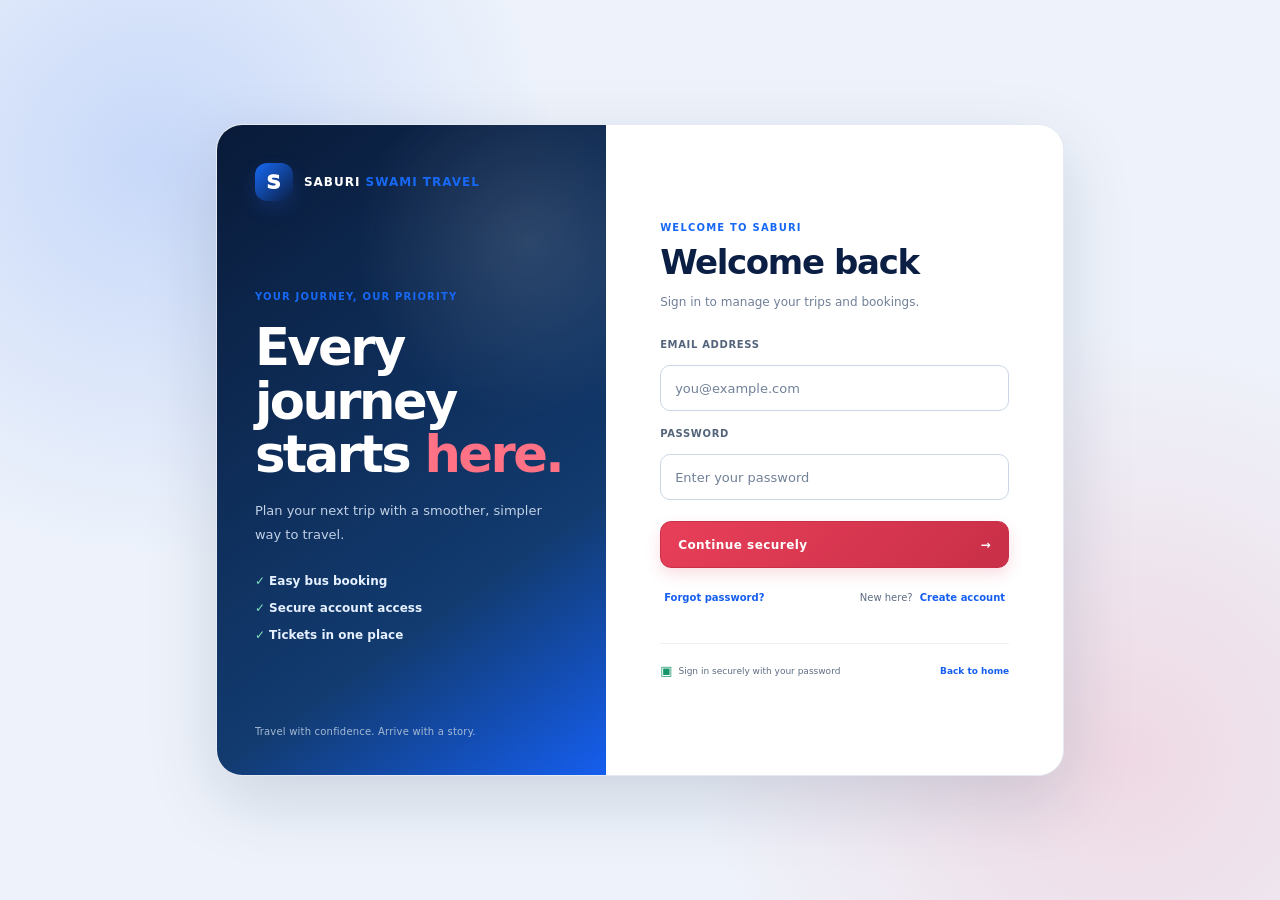
<file: backend/src/main/resources/static/admin.html>
<!DOCTYPE html>
<html lang="en">
<head>
  <meta charset="UTF-8">
  <meta name="viewport" content="width=device-width, initial-scale=1.0">
  <meta name="theme-color" content="#153E75">
  <title>Saburi Swami Travel | Admin</title>
  <link rel="stylesheet" href="style.css">
  <link rel="stylesheet" href="brand-theme.css">
  <link rel="stylesheet" href="final-polish.css">
  <link rel="stylesheet" href="quality-pass.css">
</head>
<body class="admin-body">
  <aside class="admin-sidebar">
    <div class="admin-brand"><span>SABURI SWAMI TRAVEL</span></div>
    <nav id="adminNav">
      <button data-admin-page="dashboard" class="active">Dashboard</button>
      <button data-admin-page="buses">Bus management</button>
      <button data-admin-page="routes">Route management</button><button data-admin-page="stops">Stop management</button>
      <button data-admin-page="schedules">Schedule management</button>
      <button data-admin-page="bookings">Booking management</button>
      <button data-admin-page="users">User management</button>
      <button data-admin-page="payments">Payments & revenue</button>
      <button data-admin-page="reports">Reports & settings</button>
    </nav>
    <a class="back-site" href="index.html">← Customer site</a>
  <a href="javascript:logout()" style="display:block;margin-top:20px;color:#03557b;text-decoration:none;font-size:10px;font-weight:800;">Logout</a>
</aside>

  <main class="admin-main">
    <header class="admin-top"><div><span class="eyebrow">ADMIN PORTAL</span><h1 id="adminPageTitle">Dashboard</h1></div><div class="admin-user"><span>Admin</span><b>A</b></div></header>

    <section data-admin-view="dashboard" class="admin-view">
      <div class="metric-grid"><div class="metric"><span>Today's bookings</span><b>0</b><em>+12.8%</em></div><div class="metric"><span>Today's revenue</span><b>₹0</b><em>+9.4%</em></div><div class="metric"><span>Active buses</span><b>0</b><em>4 maintenance</em></div><div class="metric"><span>Occupancy</span><b>0%</b><em>+3.2%</em></div></div>
      <div class="admin-two-col"><div class="panel chart-panel"><h2>Booking trend</h2><div class="bar-chart" id="bookingChart"></div></div><div class="panel quick-panel"><h2>Quick actions</h2><button class="primary" data-open-modal="bus">+ Add bus</button><button class="secondary" data-open-modal="route">+ Create route</button><button class="secondary" data-open-modal="schedule">+ New schedule</button><button class="secondary" id="exportBookings">Export bookings</button></div></div>
    </section>

    <section data-admin-view="buses" class="admin-view hidden"><div class="toolbar"><div></div><button class="primary" data-open-modal="bus">+ ADD BUS</button></div><div class="panel table-wrap"><table><thead><tr><th>Bus</th><th>Operator</th><th>Type</th><th>Route</th><th>Status</th><th>Total seats</th><th>Registration</th><th>Action</th></tr></thead><tbody id="busTable"></tbody></table></div></section>

    <section data-admin-view="routes" class="admin-view hidden"><div class="toolbar"><div></div><button class="primary" data-open-modal="route">+ ADD ROUTE</button></div><div class="panel table-wrap"><table><thead><tr><th>ID</th><th>Origin</th><th>Destination</th><th>Distance</th><th>Stops</th><th>Status</th><th>Duration</th><th>Action</th></tr></thead><tbody id="routeTable"></tbody></table></div></section>

    <section data-admin-view="stops" class="admin-view hidden">
      <div class="toolbar stop-page-heading">
        <div><span class="eyebrow">ROUTES & PRICING</span><h2 style="margin:6px 0 0">Route Stop & Fare Management</h2><p style="margin:5px 0 0;color:#64748b;font-size:12px">Manage the route stops and configure every boarding-to-destination fare independently. No fares are calculated automatically.</p></div>
      </div>
      <div class="panel stop-route-context">
        <label for="stopRouteSelect">Selected route<select id="stopRouteSelect"><option value="">Loading routes…</option></select></label>
        <div class="stop-context-actions"><button class="secondary" id="addStopBtn" type="button">＋ Add Stop</button><button class="primary" id="addFareBtn" type="button">＋ Add Fare</button></div>
      </div>
      <div class="stop-management-grid">
        <section class="panel stop-section"><div class="stop-section-head"><div><h3>Route stops</h3><p>Add, edit, remove, or reorder the stops on this route.</p></div><span class="stop-count" id="stopCountBadge">0 stops</span></div><div id="routeStopsList" class="route-stops-list"><div class="stop-empty">Select a route to manage its stops.</div></div></section>
        <section class="panel stop-section"><div class="stop-section-head"><div><h3>Configured fares</h3><p>Each fare is independent. Edit or delete one without changing any other fare.</p></div><span class="stop-count" id="fareCountBadge">0 fares</span></div><div id="routeFaresList" class="route-fares-list"><div class="stop-empty">Select a route to manage its fares.</div></div><div class="stop-section-footer"><span>Missing fares cannot be booked until an admin configures them.</span><button class="primary" id="addFareFooterBtn" type="button">＋ Add Fare</button></div></section>
      </div>
    </section>

<section data-admin-view="schedules" class="admin-view hidden"><div class="toolbar"><div></div><button class="primary" data-open-modal="schedule">+ NEW SCHEDULE</button></div><div class="panel table-wrap"><table><thead><tr><th>Bus</th><th>Route</th><th>Depart</th><th>Arrive</th><th>Route fare (from Stop Management)</th><th>Seats</th><th>Status</th><th>Action</th></tr></thead><tbody id="scheduleTable"></tbody></table></div></section>
<section data-admin-view="bookings" class="admin-view hidden"><div class="toolbar"><div class="admin-filters"><button class="chip active" data-booking-filter="all">ALL</button><button class="chip" data-booking-filter="Pending">PENDING PAYMENT</button><button class="chip" data-booking-filter="Confirmed">CONFIRMED</button><button class="chip" data-booking-filter="Cancelled">CANCELLED</button></div></div><div class="panel table-wrap"><table><thead><tr><th>Booking</th><th>Customer</th><th>Route</th><th>Seats</th><th>Amount</th><th>Status</th><th>Action</th></tr></thead><tbody id="adminBookingTable"></tbody></table></div></section>

    <section data-admin-view="users" class="admin-view hidden"><div class="toolbar"></div><div class="panel table-wrap"><table><thead><tr><th>Customer</th><th>Email</th><th>Mobile</th><th>Bookings</th><th>Joined</th><th>Status</th></tr></thead><tbody id="userTable"></tbody></table></div></section>

    <section data-admin-view="payments" class="admin-view hidden"><div class="metric-grid"><div class="metric"><span>Today</span><b>₹0</b><em>+11.6%</em></div><div class="metric"><span>This week</span><b>₹0</b><em>+8.9%</em></div><div class="metric"><span>Refunds</span><b>₹0</b><em>-4.2%</em></div><div class="metric"><span>Success rate</span><b>0%</b><em>+0.7%</em></div></div><div class="admin-two-col"><div class="panel chart-panel"><h2>Daily revenue</h2><div class="bar-chart revenue-chart" id="revenueChart"></div></div><div class="panel"><h2>Recent transactions</h2><div id="transactions" class="transaction-list"></div></div></div></section>

    <section data-admin-view="reports" class="admin-view hidden"><div class="admin-two-col"><div class="panel"><h2>Report center</h2><div class="report-list"><button>Booking report <span>EXPORT</span></button><button>Revenue report <span>EXPORT</span></button><button>Occupancy report <span>EXPORT</span></button><button>Cancellation report <span>EXPORT</span></button></div></div><div class="panel"><h2>Platform settings</h2><label class="toggle-row">SMS notifications <input type="checkbox" checked></label><label class="toggle-row">Email confirmations <input type="checkbox" checked></label><label class="toggle-row">Auto-cancel unpaid holds <input type="checkbox" checked></label><label class="toggle-row">Maintenance mode <input type="checkbox"></label><button class="primary">SAVE CHANGES</button></div></div></section>
  </main>

  <div id="modalBackdrop" class="modal-backdrop hidden"><div class="modal"><div class="modal-head"><h2 id="modalTitle">Add</h2><button id="closeModal">×</button></div><form id="adminForm"></form></div></div>
  <div id="toast" class="toast"></div>
  <script src="auth.js"></script>
<script src="backend-sync.js"></script>
<script src="admin.js"></script>

<script>
document.addEventListener("DOMContentLoaded", function(){
    if(typeof protectPage === "function"){
        protectPage("admin");
    }
});
</script>

</body>
</html>
</file>
<file: backend/src/main/resources/static/style.css>
:root{--navy:#07152b;--navy2:#0d2345;--blue:#1677ff;--cyan:#26c6da;--ink:#172033;--muted:#718096;--line:#e7edf5;--card:#fff;--bg:#f4f7fb;--green:#16a36a;--red:#e94b63;--shadow:0 18px 55px rgba(20,45,85,.10);--radius:20px}
*{box-sizing:border-box}html{scroll-behavior:smooth}body{margin:0;font-family:Inter,ui-sans-serif,system-ui,-apple-system,BlinkMacSystemFont,"Segoe UI",sans-serif;background:var(--bg);color:var(--ink)}button,input,select{font:inherit}button{cursor:pointer}.hidden{display:none!important}a{color:inherit}
.topbar{height:76px;background:rgba(255,255,255,.94);backdrop-filter:blur(18px);border-bottom:1px solid rgba(220,228,240,.8);display:flex;align-items:center;padding:0 5%;gap:30px;position:sticky;top:0;z-index:50}.brand{display:flex;align-items:center;text-decoration:none}.brand span,.admin-brand span{font-size:21px;font-weight:900;letter-spacing:-.6px;color:var(--navy)}.brand span:before,.admin-brand span:before{content:"S";display:inline-grid;place-items:center;width:34px;height:34px;margin-right:9px;border-radius:11px;color:#fff;background:linear-gradient(135deg,var(--blue),var(--cyan));box-shadow:0 7px 18px rgba(22,119,255,.28)}.topbar nav{margin-left:auto;display:flex;align-items:center;gap:25px}.topbar nav a{color:#536174;text-decoration:none;font-size:13px;font-weight:750}.topbar nav a:hover{color:var(--blue)}.login-link{color:#fff!important;background:var(--navy);padding:10px 16px;border-radius:11px;box-shadow:0 7px 20px rgba(7,21,43,.16)}.avatar,.admin-user b{border:0;background:linear-gradient(135deg,var(--blue),#624cff);color:#fff;width:42px;height:42px;border-radius:14px;font-weight:900;box-shadow:0 7px 18px rgba(22,119,255,.22)}
.page{min-height:calc(100vh - 76px)}.hero-band{background:radial-gradient(circle at 82% 12%,rgba(38,198,218,.35),transparent 27%),radial-gradient(circle at 15% 20%,rgba(22,119,255,.35),transparent 32%),linear-gradient(135deg,#061329 0%,#0a1e3e 52%,#10325c 100%);padding:72px 5% 110px;position:relative;overflow:hidden}.hero-band:after{content:"";position:absolute;width:480px;height:480px;border:1px solid rgba(255,255,255,.08);border-radius:50%;right:-180px;bottom:-270px}.hero-copy{color:#fff;max-width:760px;margin:0 auto 30px;text-align:center;position:relative;z-index:1}.eyebrow{font-size:10px;letter-spacing:2px;font-weight:900;color:#7f9abb}.hero-copy .eyebrow{color:#7fe7f4}.hero-copy h1{font-size:clamp(38px,5vw,66px);line-height:.98;letter-spacing:-2.8px;margin:13px 0 18px}.hero-copy p{font-size:16px;line-height:1.7;color:#c7d5e8;max-width:650px;margin:auto}.search-card{background:rgba(255,255,255,.98);border:1px solid rgba(255,255,255,.7);border-radius:24px;padding:20px;box-shadow:0 30px 80px rgba(0,0,0,.25);max-width:1180px;margin:auto;position:relative;z-index:2}.search-grid{display:grid;grid-template-columns:1fr 48px 1fr 1fr 190px;gap:10px;align-items:end}label{font-size:9px;letter-spacing:.8px;font-weight:900;color:#68758a}input,select{width:100%;margin-top:7px;border:1px solid #dfe6ef;background:#fff;border-radius:12px;height:46px;padding:0 13px;color:var(--ink);outline:none;transition:.2s}input:focus,select:focus{border-color:var(--blue);box-shadow:0 0 0 4px rgba(22,119,255,.09)}.swap-btn{height:46px;border:1px solid #dfe6ef;background:#f7faff;border-radius:12px;color:var(--blue);font-size:20px;font-weight:900}.chips{display:flex;gap:8px;margin-top:13px;flex-wrap:wrap}.chip{border-radius:999px;border:1px solid #dfe6ef;background:#fff;color:#66748a;padding:8px 13px;font-weight:800;font-size:10px}.chip.active,.chip:hover{background:#eaf3ff;color:var(--blue);border-color:#b9d5ff}.primary,.secondary{border-radius:12px;padding:12px 17px;font-weight:900;font-size:10px;letter-spacing:.45px;border:1px solid transparent;transition:.2s}.primary{background:linear-gradient(135deg,var(--blue),#4c5cff);color:#fff;border-color:transparent;box-shadow:0 8px 20px rgba(22,119,255,.20)}.primary:hover{transform:translateY(-1px);box-shadow:0 12px 26px rgba(22,119,255,.27)}.secondary{background:#fff;color:var(--navy);border-color:#dfe6ef}.secondary:hover{border-color:#b9c9df;background:#f8fbff}.large{height:46px}.full{width:100%}
.content-wrap{width:min(1180px,90%);margin:0 auto;padding:34px 0 70px}.two-col{display:grid;grid-template-columns:1.35fr .85fr;gap:22px}.narrow{max-width:900px}.panel{background:var(--card);border:1px solid var(--line);border-radius:var(--radius);padding:24px;box-shadow:var(--shadow)}.panel.big-offer{background:linear-gradient(135deg,#fff,#f2f8ff)}.panel-head,.deck-head{display:flex;align-items:center;justify-content:space-between;gap:15px;margin-bottom:18px}.panel h2,.deck-head h2{margin:0;font-size:19px;letter-spacing:-.4px}.panel p{color:var(--muted);line-height:1.65;font-size:13px}.panel-head a{font-size:11px;color:var(--blue);font-weight:850;text-decoration:none}.route-list{display:grid;grid-template-columns:repeat(2,1fr);gap:10px}.route-list>*{border:1px solid var(--line);border-radius:14px;padding:15px;background:#fbfdff}.offer-card{padding:20px;border-radius:18px;background:linear-gradient(135deg,#07152b,#12355e);color:#fff}.offer-card *{color:inherit}.offer-badge{font-size:9px;font-weight:900;padding:6px 9px;border-radius:999px;background:#eaf3ff;color:var(--blue)}.benefits{display:grid;grid-template-columns:repeat(3,1fr);gap:12px;margin-top:18px}.benefits>*{padding:16px;border:1px solid var(--line);border-radius:16px;background:#fff}.results-layout{width:min(1180px,90%);margin:auto;padding:32px 0 70px;display:grid;grid-template-columns:245px 1fr;gap:20px}.filter-panel{height:max-content;position:sticky;top:96px}.bus-list{display:grid;gap:13px}.bus-card{background:#fff;border:1px solid var(--line);border-radius:19px;padding:20px;display:grid;grid-template-columns:1.6fr .7fr .7fr .8fr .9fr;align-items:center;gap:18px;box-shadow:0 10px 32px rgba(20,45,85,.07);transition:.2s}.bus-card:hover{transform:translateY(-2px);box-shadow:0 16px 40px rgba(20,45,85,.11);border-color:#d2e0f3}.bus-name strong{font-size:15px}.bus-name small,.time-block small,.bus-card small{display:block;color:#7b8799;font-size:9px;margin-top:5px}.tags{display:flex;gap:6px;margin-top:9px}.tag{display:inline-flex;align-items:center;border-radius:999px;padding:5px 8px;background:#edf7f2;color:var(--green);font-size:8px;font-weight:900}.tag.blue{background:#edf4ff;color:var(--blue)}.time-block b{font-size:18px}.rating{font-size:12px;font-weight:900;color:#e79b00}.fare{font-size:18px;font-weight:950;margin-bottom:8px}.status.success{display:inline-block;padding:6px 9px;border-radius:999px;background:#eaf8f1;color:var(--green);font-size:9px;font-weight:900}.page-title{margin-bottom:24px}.page-title h1{font-size:34px;letter-spacing:-1px;margin:4px 0 8px}.page-title p{color:var(--muted);margin:0}.seat-layout{display:grid;grid-template-columns:1.2fr .8fr;gap:20px}.seat-map{display:grid;grid-template-columns:repeat(4,48px);gap:11px;padding:25px;justify-content:center;background:#f7faff;border:1px dashed #cfdbeb;border-radius:18px}.seat{height:43px;border-radius:11px;border:1px solid #b8c7d9;background:#fff;color:#536174;font-size:11px;font-weight:900}.seat.available:hover{border-color:var(--blue);color:var(--blue);transform:translateY(-1px)}.seat.selected{background:var(--blue);color:#fff;border-color:var(--blue);box-shadow:0 8px 18px rgba(22,119,255,.22)}.seat.booked{background:#e9edf3;color:#a0a9b7;border-color:#e1e5eb;cursor:not-allowed}.legend{display:flex;gap:15px;justify-content:center;margin-top:15px;font-size:9px;color:#7b8799}.checkout-layout{display:grid;grid-template-columns:1.1fr .9fr;gap:20px}.form-grid{display:grid;grid-template-columns:1fr 1fr;gap:14px}.form-grid .wide{grid-column:1/-1}.check{display:flex;align-items:center;gap:8px}.check input{width:auto;height:auto;margin:0}.summary-row,.summary-total{display:flex;justify-content:space-between;gap:15px;padding:10px 0;border-bottom:1px solid var(--line);font-size:12px}.summary-total{border:0;font-size:16px;padding-top:17px}.payment-methods{display:flex;gap:9px;flex-wrap:wrap}.pay-method{border:1px solid var(--line);border-radius:12px;padding:11px 14px;background:#fff;font-size:10px;font-weight:850}.pay-method.active{border-color:#9fc4ff;background:#eef5ff;color:var(--blue)}.pay-method{display:flex;flex-direction:column;align-items:flex-start;gap:5px;text-align:left;min-width:145px}.pay-method span{font-size:9px;font-weight:550;color:#718096}.pay-method.maintenance{position:relative;border-style:dashed;background:#f7f8fa;color:#687386;cursor:not-allowed;opacity:.82}.pay-method.maintenance:disabled{pointer-events:none}.maintenance-label{display:inline-block;margin-top:3px;padding:4px 6px;border-radius:5px;background:#fff0cf;color:#8a5b00;font-size:8px;font-weight:900;letter-spacing:.04em}.payment-inputs{display:grid;gap:12px;margin-top:15px}.success.panel{text-align:center;padding:45px}.success-icon{width:70px;height:70px;border-radius:22px;background:#eaf8f1;color:var(--green);display:grid;place-items:center;font-size:32px;margin:0 auto 18px}.success-actions{display:flex;justify-content:center;gap:10px;margin-top:20px}.ticket-card{border:1px dashed #a9b9cd;border-radius:20px;padding:24px;background:#fbfdff}.booking-list{display:grid;gap:12px}.profile-card{display:grid;grid-template-columns:auto 1fr;gap:18px;align-items:center}.profile-avatar{width:70px;height:70px;border-radius:22px;background:linear-gradient(135deg,var(--blue),#694bff);color:#fff;display:grid;place-items:center;font-size:25px;font-weight:950}.support-page{max-width:950px;margin:auto}.faq{border-bottom:1px solid var(--line);padding:15px 0}.tracking-top{display:grid;grid-template-columns:repeat(3,1fr);gap:15px;margin-bottom:20px}.tracking-top small{display:block;color:#8a96a8;font-size:9px;margin-bottom:6px}.tracking-top strong{font-size:13px}.tracking-map{border:1px solid var(--line);border-radius:18px;padding:32px 20px;margin-bottom:20px;background:linear-gradient(180deg,#f8fbff,#fff)}.route-line{display:flex;align-items:center}.route-line:before,.route-line:after{content:"";height:6px;flex:1;background:linear-gradient(90deg,#cdd9e8,#7db5ff)}.route-dot,.bus-marker{width:36px;height:36px;border-radius:50%;display:grid;place-items:center;background:#fff;border:2px solid var(--blue);position:relative;z-index:2;box-shadow:0 5px 15px rgba(22,119,255,.14)}.bus-marker{border-color:var(--navy);font-size:18px}.track-labels{display:flex;justify-content:space-between;margin-top:10px;font-size:10px;color:#68758a}.progress-meta{display:flex;justify-content:space-between;margin-bottom:8px;font-size:10px;color:#68758a}.progress-bar{height:10px;background:#e8eef6;border-radius:999px;overflow:hidden}.progress-bar i{display:block;height:100%;width:42%;background:linear-gradient(90deg,var(--blue),var(--cyan));border-radius:999px}.tracking-actions{display:flex;align-items:center;gap:12px;margin-top:18px}.tracking-note{font-size:10px;color:#7b8799}.toast{position:fixed;right:22px;bottom:22px;background:#07152b;color:#fff;padding:13px 17px;border-radius:13px;box-shadow:0 15px 40px rgba(0,0,0,.22);font-size:11px;font-weight:800;opacity:0;pointer-events:none;transform:translateY(10px);transition:.25s;z-index:100}.toast.show{opacity:1;transform:translateY(0)}
/* Login */.login-body{min-height:100vh;display:flex;align-items:center;justify-content:center;background:radial-gradient(circle at 20% 20%,rgba(38,198,218,.25),transparent 30%),radial-gradient(circle at 80% 80%,rgba(22,119,255,.25),transparent 35%),linear-gradient(135deg,#061329,#0c2850);padding:24px}.login-card{width:min(480px,100%);background:rgba(255,255,255,.98);border:1px solid rgba(255,255,255,.7);border-radius:26px;padding:34px;box-shadow:0 35px 90px rgba(0,0,0,.3)}.login-brand{text-align:center;margin-bottom:27px}.login-brand span{display:block;color:var(--navy);font-size:24px;font-weight:950;letter-spacing:-.7px}.login-card h1{text-align:center;font-size:26px;margin:0 0 7px}.login-subtitle{text-align:center;color:var(--muted);font-size:11px;line-height:1.6;margin-bottom:24px}.choice-grid{display:grid;grid-template-columns:1fr 1fr;gap:13px}.choice-btn{border:1px solid var(--line);background:#f9fbff;border-radius:17px;padding:25px 14px;cursor:pointer;text-align:center;transition:.2s}.choice-btn:hover{transform:translateY(-3px);border-color:#b8d4ff;background:#eef5ff;box-shadow:0 12px 28px rgba(22,119,255,.10)}.choice-icon{font-size:30px;margin-bottom:10px}.choice-title{font-size:14px;font-weight:900}.choice-desc{font-size:10px;color:var(--muted);margin-top:5px}.auth-panel{display:none}.auth-panel.active{display:block}.back-btn{border:0;background:none;color:var(--blue);font-weight:800;cursor:pointer;padding:0;margin-bottom:18px;font-size:11px}.login-form,.signup-form{display:grid;gap:14px}.login-form .primary,.signup-form .primary{width:100%;height:47px}.login-error{display:none;background:#fff1f3;color:#b4233a;border:1px solid #f1c8d0;padding:10px;border-radius:10px;font-size:10px;margin-bottom:12px}.demo-box,.demo-box b,.login-footer{text-align:center;color:#8a96a8;font-size:8px;margin-top:20px}.link-btn{background:none;border:0;color:var(--blue);font-weight:800;cursor:pointer;font-size:10px;padding:4px}.signup-form{display:none}.signup-form.active{display:grid}.small-note{text-align:center;font-size:9px;color:#7b8799;margin-top:12px}
/* Admin */.admin-body{min-height:100vh;background:#f4f7fb}.admin-sidebar{position:fixed;left:0;top:0;bottom:0;width:250px;background:linear-gradient(180deg,#061329,#0a1e3e);padding:26px 18px;color:#fff;overflow:auto;z-index:40}.admin-brand{margin:0 10px 28px}.admin-brand span{color:#fff;font-size:18px}.admin-brand span:before{background:linear-gradient(135deg,var(--blue),var(--cyan))}.admin-sidebar nav{display:grid;gap:5px}.admin-sidebar nav button{border:0;background:transparent;color:#aebdd1;text-align:left;border-radius:12px;padding:12px 13px;font-size:11px;font-weight:800}.admin-sidebar nav button:hover,.admin-sidebar nav button.active{background:rgba(255,255,255,.10);color:#fff}.back-site{display:block;margin:24px 10px 0;color:#8fdce8;text-decoration:none;font-size:10px;font-weight:850}.admin-main{margin-left:250px;padding:30px 4%;min-height:100vh}.admin-top{display:flex;justify-content:space-between;align-items:center;margin-bottom:25px}.admin-top h1{margin:5px 0 0;font-size:31px;letter-spacing:-1px}.admin-user{display:flex;align-items:center;gap:10px;font-size:11px;font-weight:800}.metric-grid{display:grid;grid-template-columns:repeat(4,1fr);gap:14px;margin-bottom:20px}.metric{background:#fff;border:1px solid var(--line);border-radius:18px;padding:20px;box-shadow:var(--shadow)}.metric span{display:block;color:#7b8799;font-size:10px;font-weight:750}.metric b{display:block;font-size:27px;margin:8px 0}.metric em{font-style:normal;color:var(--green);font-size:9px;font-weight:850}.admin-two-col{display:grid;grid-template-columns:1.35fr .65fr;gap:18px}.chart-panel,.quick-panel,.admin-tracking-panel{min-height:270px}.quick-panel{display:grid;align-content:start;gap:9px}.bar-chart{height:220px;display:flex;align-items:stretch;gap:8px;padding:10px 8px 6px;min-width:0;overflow:hidden}
.bar-chart>*{background:none;border-radius:0;min-width:0;flex:1}
.bar-chart .chart-bars{display:flex;align-items:stretch;gap:clamp(4px,1vw,12px);width:100%;height:100%;min-width:0}
.chart-column{display:flex;flex:1 1 0;min-width:0;flex-direction:column;align-items:center;justify-content:flex-end;gap:5px}
.chart-track{height:150px;width:100%;display:flex;align-items:flex-end;justify-content:center;min-width:0}
.chart-bar{display:block;width:min(100%,28px);min-width:5px;max-width:28px;background:linear-gradient(180deg,var(--blue),var(--cyan));border-radius:7px 7px 3px 3px;transition:height .25s ease;align-self:flex-end}
.chart-value{font-size:10px;color:var(--text,#243044);font-weight:700;line-height:1.2;white-space:nowrap;max-width:100%;overflow:hidden;text-overflow:ellipsis}
.chart-column small{font-size:9px;color:var(--muted,#7b8799);white-space:nowrap}
.chart-empty{font-size:12px;color:var(--muted,#7b8799);margin:4px 10px 0}
.calculated-fare-row td{background:#f5f9ff}
.calculated-fare-note{display:block;font-size:11px;color:var(--muted,#7b8799);margin-top:4px;line-height:1.4}
@media(max-width:700px){.bar-chart{height:205px;padding-inline:4px;gap:3px}.bar-chart .chart-bars{gap:4px}.chart-value{font-size:9px}.chart-column small{font-size:8px}.chart-track{height:135px}}.toolbar{display:flex;justify-content:space-between;align-items:center;margin-bottom:14px}.table-wrap{overflow:auto}.table-wrap table{width:100%;border-collapse:collapse;min-width:760px}.table-wrap th{font-size:9px;text-transform:uppercase;letter-spacing:.8px;color:#7b8799;text-align:left;padding:12px;border-bottom:1px solid var(--line)}.table-wrap td{font-size:11px;padding:14px 12px;border-bottom:1px solid #edf1f6}.table-wrap tr:hover td{background:#fbfdff}.modal-backdrop{position:fixed;inset:0;background:rgba(4,13,28,.58);backdrop-filter:blur(5px);z-index:80;display:grid;place-items:center;padding:20px}.modal{width:min(700px,100%);max-height:90vh;overflow:auto;background:#fff;border-radius:22px;padding:24px;box-shadow:0 30px 90px rgba(0,0,0,.3)}.modal-head{display:flex;justify-content:space-between;align-items:center;margin-bottom:18px}.modal-head h2{margin:0}.toggle-row{display:flex;justify-content:space-between;align-items:center;padding:14px 0;border-bottom:1px solid var(--line)}.report-list,.transaction-list{display:grid;gap:9px}.report-list>*,.transaction-list>*{padding:13px;border:1px solid var(--line);border-radius:13px;background:#fbfdff}
@media(max-width:1050px){.search-grid{grid-template-columns:1fr 44px 1fr 1fr}.search-grid .primary{grid-column:1/-1}.two-col,.seat-layout,.checkout-layout,.admin-two-col{grid-template-columns:1fr}.results-layout{grid-template-columns:1fr}.filter-panel{position:static}.bus-card{grid-template-columns:1.5fr .7fr .7fr .8fr}.metric-grid{grid-template-columns:repeat(2,1fr)}}
@media(max-width:760px){.topbar{height:auto;min-height:68px;padding:12px 5%;flex-wrap:wrap;gap:12px}.topbar nav{order:3;width:100%;overflow:auto;margin-left:0;gap:18px;padding-bottom:3px}.topbar nav a{white-space:nowrap}.hero-band{padding:55px 5% 85px}.hero-copy h1{font-size:42px}.search-grid{grid-template-columns:1fr}.search-grid .swap-btn{width:100%}.search-grid .primary{grid-column:auto}.route-list,.benefits,.form-grid,.choice-grid{grid-template-columns:1fr}.content-wrap,.results-layout{width:92%}.bus-card{grid-template-columns:1fr 1fr}.bus-card>div:last-child{grid-column:1/-1}.seat-map{grid-template-columns:repeat(4,44px)}.tracking-top{grid-template-columns:1fr}.admin-sidebar{position:relative;width:100%;height:auto}.admin-main{margin-left:0;padding:22px 5%}.admin-sidebar nav{display:flex;overflow:auto}.admin-sidebar nav button{white-space:nowrap}.admin-top{align-items:flex-start}.metric-grid{grid-template-columns:1fr}.success-actions{flex-direction:column}.login-card{padding:25px}.avatar{display:none}}

/* Refined responsive authentication experience */
.login-body{min-height:100vh;margin:0;padding:28px;background:#f2f5fa;display:grid;place-items:center;color:#10203a;font-family:Inter,ui-sans-serif,system-ui,-apple-system,"Segoe UI",sans-serif}.login-shell{width:min(1060px,100%);min-height:650px;display:grid;grid-template-columns:.92fr 1.08fr;background:#fff;border:1px solid #e6ebf3;border-radius:28px;overflow:hidden;box-shadow:0 28px 80px rgba(10,28,58,.15)}.login-showcase{position:relative;display:flex;flex-direction:column;justify-content:space-between;min-height:650px;padding:38px;color:#fff;background:radial-gradient(circle at 80% 20%,rgba(51,191,214,.28),transparent 27%),radial-gradient(circle at 15% 85%,rgba(31,112,255,.34),transparent 32%),linear-gradient(145deg,#061329 0%,#0b2851 58%,#123e70 100%)}.showcase-brand{display:flex;align-items:center;gap:11px;font-size:12px;letter-spacing:1px;font-weight:850}.showcase-brand b{color:#85e2ee}.brand-mark{width:38px;height:38px;display:grid;place-items:center;border-radius:12px;background:linear-gradient(135deg,#1677ff,#28c4d8);color:#fff;font-weight:950;font-size:20px;box-shadow:0 8px 22px rgba(22,119,255,.25)}.showcase-copy{max-width:370px;margin:40px 0}.eyebrow,.login-kicker{font-size:10px;font-weight:900;letter-spacing:1.7px;color:#4f91ff}.eyebrow{color:#85e2ee}.showcase-copy h2{font-size:clamp(36px,4vw,52px);line-height:1.05;letter-spacing:-2px;margin:17px 0}.showcase-copy h2 em{font-style:normal;color:#78e0eb}.showcase-copy p{max-width:290px;color:#c0d0e5;font-size:13px;line-height:1.8}.showcase-points{display:grid;gap:13px;margin-top:28px;color:#e6f1ff;font-size:12px;font-weight:650}.showcase-points span:first-letter{color:#82e4c0}.showcase-foot{color:#a5bad4;font-size:10px;letter-spacing:.2px}.login-card{width:auto;max-width:none;align-self:stretch;display:flex;flex-direction:column;justify-content:center;padding:clamp(30px,5vw,64px);border:0;border-radius:0;box-shadow:none;background:#fff}.mobile-brand{display:none;align-items:center;gap:10px;font-size:10px;font-weight:900;letter-spacing:.6px;margin-bottom:30px}.login-kicker{margin-bottom:10px}.login-card h1{font-size:34px;line-height:1.15;letter-spacing:-1.3px;text-align:left;margin:0 0 10px;color:#0b1930}.login-card h2{font-size:24px;letter-spacing:-.7px;margin:8px 0;color:#0b1930}.login-card .login-subtitle{text-align:left;font-size:12px;color:#718098;line-height:1.7;margin:0 0 27px}.login-form{display:grid;gap:17px}.login-form label,.auth-section label{display:grid;gap:8px;color:#465671;font-size:10px;font-weight:850;letter-spacing:.65px}.login-form input,.auth-section input{width:100%;min-height:49px;box-sizing:border-box;border:1px solid #dce4ef;border-radius:12px;padding:0 14px;background:#fbfcfe;color:#14233c;font-size:13px;letter-spacing:0;outline:none;transition:border-color .18s,box-shadow .18s,background .18s}.login-form input:focus,.auth-section input:focus{border-color:#438dff;background:#fff;box-shadow:0 0 0 4px rgba(22,119,255,.1)}.login-form input::placeholder,.auth-section input::placeholder{color:#a1adbd;font-weight:450}.login-submit{display:flex;justify-content:space-between;align-items:center;gap:15px;width:100%;min-height:50px;margin-top:4px;padding:0 17px;border:0;border-radius:12px;background:linear-gradient(100deg,#176ff1,#168bdf);color:#fff;font-size:12px;font-weight:850;box-shadow:0 9px 22px rgba(22,119,255,.2);cursor:pointer;transition:transform .18s,box-shadow .18s,opacity .18s}.login-submit:hover:not(:disabled){transform:translateY(-1px);box-shadow:0 13px 28px rgba(22,119,255,.26)}.login-submit:disabled{opacity:.65;cursor:wait}.auth-links{display:flex;justify-content:space-between;align-items:center;gap:10px;margin-top:20px;color:#77849a;font-size:10px}.link-btn{font-size:10px;color:#176ff1}.link-btn:disabled{color:#96a2b4;cursor:not-allowed}.auth-section{animation:authFade .2s ease both}.back-link{border:0;background:transparent;padding:0;margin:0 0 25px;color:#46709f;font-size:11px;font-weight:800;cursor:pointer}.login-error{display:none;background:#fff1f2;color:#a61b32;border:1px solid #fecdd3;padding:12px 14px;border-radius:12px;font-size:11px;line-height:1.5;margin:0 0 16px}.login-notice{background:#edfaf4;color:#13754d;border:1px solid #c6f0dc;padding:12px 14px;border-radius:12px;font-size:11px;line-height:1.5;margin:0 0 16px}.hidden{display:none!important}.optional-label{color:#98a4b5;font-size:8px;margin-left:5px}.login-bottom{display:flex;justify-content:space-between;align-items:center;gap:12px;margin-top:36px;padding-top:19px;border-top:1px solid #edf1f6;font-size:9px;color:#8491a5}.login-bottom a{color:#176ff1;text-decoration:none;font-weight:850;white-space:nowrap}.security-note{display:flex;align-items:center;gap:6px}.security-note span{color:#159568;font-size:13px}@keyframes authFade{from{opacity:.5;transform:translateY(4px)}to{opacity:1;transform:translateY(0)}}
@media(max-width:800px){.login-body{padding:16px}.login-shell{width:min(520px,100%);min-height:0;grid-template-columns:1fr;border-radius:23px}.login-showcase{display:none}.login-card{padding:clamp(25px,7vw,42px)}.mobile-brand{display:flex}.login-card h1{font-size:30px}.login-bottom{margin-top:28px}}
@media(max-width:420px){.login-body{padding:0;background:#fff}.login-shell{border:0;border-radius:0;min-height:100vh;box-shadow:none}.login-card{padding:26px 22px}.auth-links,.login-bottom{align-items:flex-start;flex-direction:column}}

/* Targeted usability fixes: customer navigation, footer and processing states */
.mobile-menu-toggle{display:none;border:1px solid #d9e5f4;background:#fff;color:#1269ec;border-radius:12px;padding:9px 12px;font-size:20px;font-weight:800;cursor:pointer}
.site-footer{background:#07152b;color:#d7e5fa;padding:28px 5%;margin-top:20px}.footer-inner{width:min(1180px,100%);margin:auto;display:flex;align-items:center;justify-content:space-between;gap:18px;flex-wrap:wrap}.footer-brand{color:#fff;font-weight:900;text-decoration:none}.footer-links{display:flex;gap:16px;flex-wrap:wrap}.footer-links a{color:#c7d8f0;text-decoration:none;font-size:12px}.footer-links a:hover{color:#fff}.footer-inner small{color:#9db2ce;font-size:11px}.primary:disabled,#payBtn:disabled{opacity:.65;cursor:wait;transform:none;box-shadow:none}
@media(max-width:760px){.mobile-menu-toggle{display:inline-flex;align-items:center;justify-content:center;margin-left:auto}.topbar nav{display:none;order:4;width:100%;margin:0;padding:12px;background:#fff;border:1px solid #e2ecf8;border-radius:16px;box-shadow:0 12px 28px rgba(20,45,85,.1);overflow:visible;flex-direction:column;align-items:stretch;gap:4px}.topbar nav.mobile-open{display:flex}.topbar nav a{display:block;padding:11px 12px;border-radius:10px}.topbar nav a:hover{background:#eef5ff}.footer-inner{align-items:flex-start;flex-direction:column}.site-footer{padding:24px 5%}}

/* Professional e-ticket modal */
.ticket-modal{position:fixed;inset:0;z-index:1000;background:rgba(9,25,48,.62);display:flex;align-items:center;justify-content:center;padding:18px;overflow:auto}.ticket-modal.hidden{display:none}.ticket-modal-panel{width:min(980px,100%);max-height:94vh;overflow:auto;background:#fff;border-radius:20px;padding:22px;box-shadow:0 24px 80px rgba(4,24,55,.28)}.ticket-modal-head{display:flex;justify-content:space-between;align-items:center;gap:12px}.ticket-modal-head h2{margin:0;color:#10315c}.icon-button{font-size:30px;border:0;background:transparent;color:#6c7c92;cursor:pointer}.ticket-modal-actions{display:flex;justify-content:flex-end;gap:10px;margin:16px 0}.professional-ticket{border:1px solid #d9e3ef;border-radius:16px;overflow:hidden;color:#102b4e;background:#fff}.ticket-brand{display:flex;justify-content:space-between;gap:18px;padding:26px;background:linear-gradient(110deg,#a92520,#ef6243);color:white}.ticket-brand-name{font-size:clamp(18px,3vw,26px);font-weight:800;letter-spacing:.3px}.ticket-brand small{display:block;margin-top:5px;color:#fff}.ticket-stamp{display:grid;gap:8px;text-align:right;align-content:center}.ticket-stamp span{background:#e0f7e9;color:#087443;border-radius:24px;padding:7px 12px;font-size:12px;font-weight:800}.ticket-grid{display:grid;grid-template-columns:repeat(4,minmax(0,1fr));gap:14px;padding:20px;border-bottom:1px solid #dce5ef}.ticket-grid small,.ticket-route small,.ticket-footer small{display:block;color:#6b7d94;font-size:11px;margin-bottom:7px}.ticket-grid strong,.ticket-route strong{display:block;overflow-wrap:anywhere;font-size:15px}.ticket-route{display:grid;grid-template-columns:1fr auto 1fr;gap:14px;align-items:center;padding:22px;border-bottom:1px solid #dce5ef}.ticket-route-arrow{color:#7b8da5}.ticket-details{display:grid;grid-template-columns:repeat(3,minmax(0,1fr));gap:16px;padding:20px;border-bottom:1px solid #dce5ef}.ticket-details>div+div{border-left:1px solid #dce5ef;padding-left:16px}.ticket-details h3{font-size:12px;margin:0 0 12px}.ticket-details p,.ticket-details li{font-size:12px;line-height:1.55;margin:6px 0;overflow-wrap:anywhere}.ticket-details ul{padding-left:17px;margin:0}.ticket-details p span{display:block;color:#60748e}.ticket-footer{display:grid;grid-template-columns:1fr 2fr 1fr;gap:12px;align-items:center;padding:20px}.ticket-qr{width:86px;height:86px;object-fit:contain}.ticket-qr-placeholder{width:86px;height:86px;border:1px dashed #aebdd0;display:grid;place-items:center;color:#71839a}.ticket-footer small{margin-top:5px}.ticket-thanks{text-align:center;color:#bb3528}.ticket-thanks b{line-height:1.5}.ticket-thanks small{color:#bb3528}.ticket-footer>div:last-child strong{font-size:12px;overflow-wrap:anywhere}
@media(max-width:620px){.ticket-modal{padding:6px}.ticket-modal-panel{padding:12px;border-radius:12px}.ticket-grid{grid-template-columns:repeat(2,minmax(0,1fr));padding:14px}.ticket-details{grid-template-columns:1fr;padding:14px}.ticket-details>div+div{border-left:0;border-top:1px solid #dce5ef;padding:12px 0 0}.ticket-route{padding:14px;grid-template-columns:1fr auto 1fr}.ticket-footer{grid-template-columns:1fr 1fr;padding:14px}.ticket-thanks{grid-column:1/-1;grid-row:1}.ticket-brand{padding:18px}.ticket-modal-actions{justify-content:stretch}.ticket-modal-actions button{flex:1;font-size:12px;padding:10px 6px}}
@media print{.ticket-modal-actions,.ticket-modal-head{display:none!important}}

/* Automatically calculated final route segment in Stop Management. */
.calculated-fare-row td{background:#f7fbff;color:#214364;border-top:1px dashed #bad0ea;vertical-align:top}
.calculated-fare-row td:nth-child(5){min-width:240px;overflow-wrap:anywhere}
.calculated-fare-note{display:block;margin-top:4px;color:#6a7b91;font-size:11px;line-height:1.4}

/* Stop Management: route stop editing and independent route fares */
.stop-page-heading{margin-bottom:16px}
.stop-route-context{display:flex;align-items:end;justify-content:space-between;gap:18px;margin-bottom:18px;padding:18px 20px}
.stop-route-context>label{display:grid;gap:8px;min-width:min(100%,420px);font-size:12px;font-weight:800;color:var(--muted,#64748b)}
.stop-route-context select,.stop-form-grid input,.stop-form-grid select{width:100%;box-sizing:border-box;min-height:42px;border:1px solid var(--line,#dbe4f0);border-radius:10px;padding:10px 12px;background:var(--surface,#fff);color:var(--text,#10213b);font:inherit}
.stop-context-actions{display:flex;gap:9px;flex-wrap:wrap}
.stop-context-actions button,.stop-section-footer button{white-space:nowrap}
.stop-management-grid{display:grid;grid-template-columns:minmax(0,1fr) minmax(0,1fr);gap:18px;align-items:start}
.stop-section{padding:20px;min-width:0}
.stop-section-head{display:flex;align-items:flex-start;justify-content:space-between;gap:12px;margin-bottom:15px}
.stop-section-head h3{margin:0;font-size:17px;color:var(--text,#122545)}
.stop-section-head p{margin:6px 0 0;font-size:12px;line-height:1.5;color:var(--muted,#718096)}
.stop-count{display:inline-flex;align-items:center;justify-content:center;white-space:nowrap;padding:5px 9px;border-radius:999px;background:#edf5ff;color:#2455a5;font-size:10px;font-weight:850}
.route-stops-list,.route-fares-list{display:grid;gap:10px}
.route-stop-item{display:grid;grid-template-columns:34px minmax(0,1fr) auto;gap:12px;align-items:center;padding:14px;border:1px solid var(--line,#e0e8f2);border-radius:13px;background:var(--surface,#fff);min-width:0}
.route-stop-number{display:grid;place-items:center;width:32px;height:32px;border-radius:10px;background:#edf5ff;color:#2361bd;font-weight:900;font-size:12px}
.route-stop-main,.route-fare-main{min-width:0}
.route-stop-main strong,.route-fare-main strong{display:block;font-size:13px;color:var(--text,#142849);overflow-wrap:anywhere}
.route-stop-main small,.route-fare-main small{display:block;margin-top:4px;color:var(--muted,#748198);font-size:11px;line-height:1.4;overflow-wrap:anywhere}
.route-stop-kind{display:block;text-align:right;color:var(--muted,#7b8799);font-size:10px;font-weight:750}
.stop-row-actions{display:flex;align-items:center;justify-content:flex-end;gap:6px;flex-wrap:wrap}
.stop-icon-btn{display:inline-flex;align-items:center;justify-content:center;width:34px;height:34px;border:1px solid var(--line,#dce5f0);border-radius:9px;background:var(--surface,#fff);color:#42546b;cursor:pointer}
.stop-icon-btn:hover{background:#f1f6fd;border-color:#b9cce5}
.stop-icon-btn.danger{color:#d14343}
.route-fare-item{display:flex;align-items:center;justify-content:space-between;gap:14px;padding:16px;border:1px solid var(--line,#e0e8f2);border-radius:13px;background:var(--surface,#fff);min-width:0}
.route-fare-amount{font-size:17px;font-weight:900;color:#146e48;white-space:nowrap}
.stop-empty{padding:24px 16px;text-align:center;border:1px dashed var(--line,#cfdae7);border-radius:12px;color:var(--muted,#7b8799);font-size:12px;line-height:1.6}
.stop-empty strong{display:block;color:var(--text,#243852);font-size:13px;margin-bottom:5px}
.stop-section-footer{display:flex;align-items:center;justify-content:space-between;gap:12px;margin-top:14px;padding-top:14px;border-top:1px solid var(--line,#e7edf5)}
.stop-section-footer>span{font-size:11px;line-height:1.5;color:var(--muted,#718096)}
.stop-form-grid{display:grid;grid-template-columns:1fr 1fr;gap:13px}
.stop-form-grid label{display:grid;gap:7px;font-size:11px;font-weight:800;color:var(--muted,#64748b)}
.stop-form-grid .wide{grid-column:1/-1}
.stop-form-note{margin:0 0 16px;padding:11px 12px;background:#f3f7fc;border-radius:10px;color:#607189;font-size:11px;line-height:1.6}
.stop-form-actions{display:flex;justify-content:flex-end;gap:9px;margin-top:20px}
@media(max-width:1050px){.stop-management-grid{grid-template-columns:1fr}}
@media(max-width:650px){.stop-route-context{align-items:stretch;flex-direction:column}.stop-route-context>label{min-width:0}.stop-context-actions{display:grid;grid-template-columns:1fr 1fr}.stop-section{padding:14px}.route-stop-item{grid-template-columns:32px minmax(0,1fr);gap:9px;padding:11px}.route-stop-kind{grid-column:2;text-align:left}.route-stop-item .stop-row-actions{grid-column:2;justify-content:flex-start}.route-fare-item{align-items:flex-start;flex-direction:column;padding:13px}.stop-section-footer{align-items:stretch;flex-direction:column}.stop-section-footer button{width:100%}.stop-form-grid{grid-template-columns:1fr}.stop-form-grid .wide{grid-column:auto}}

/* Route Stop Management: clearly show fixed route endpoints around editable intermediate stops. */
.route-stop-endpoint{background:linear-gradient(110deg,#f4f8ff,#fff);border-color:#cdddf1}
.route-stop-endpoint .route-stop-number{background:#e2edff;color:#1d56a8}
.route-stop-endpoint .route-stop-kind{padding:6px 9px;border-radius:999px;background:#eaf2ff;color:#315f9c;white-space:nowrap}
.stop-inline-empty{padding:12px 14px;border-left:2px solid #c4d7ef;margin-left:16px;color:var(--muted,#718096);font-size:11px;line-height:1.55;background:#f8fbff;border-radius:0 10px 10px 0}
@media(max-width:650px){.route-stop-endpoint .route-stop-kind{white-space:normal;text-align:left}.route-stop-endpoint .stop-row-actions{grid-column:2;justify-content:flex-start}}

/* Homepage upcoming services */
.running-panel{margin-top:4px}.running-bus-card{grid-template-columns:1.2fr 1.5fr .7fr .7fr .8fr;padding:16px}.running-bus-card .fare{margin-bottom:0}
@media(max-width:760px){.running-bus-card{grid-template-columns:1fr 1fr}.running-bus-card>div:nth-child(2){grid-column:1/-1}}
</file>
<file: backend/src/main/resources/static/brand-theme.css>
/* Shared brand palette for Saburi Swami Travel.
   Styling-only layer: preserve all existing page structure and application behavior. */
:root {
  --brand-navy: #0B1F44;
  --brand-blue: #1769F5;
  --brand-red: #F32645;
  --brand-white: #FFFFFF;
  --brand-surface: #F2F7FF;
  --brand-slate: #334155;
  --brand-muted: #64748B;
  --brand-line: #D8E5FA;
  --brand-blue-hover: #0F56D9;

  --navy: var(--brand-navy);
  --navy2: #163A70;
  --blue: var(--brand-blue);
  --cyan: var(--brand-red);
  --ink: var(--brand-slate);
  --muted: var(--brand-muted);
  --line: var(--brand-line);
  --card: var(--brand-white);
  --bg: var(--brand-surface);
  --red: var(--brand-red);
  --shadow: 0 16px 42px rgba(11, 31, 68, .09);
}
html { accent-color: var(--brand-blue); }
body { background: var(--brand-surface); color: var(--brand-slate); }
::selection { background: rgba(243, 38, 69, .12); color: var(--brand-navy); }
:focus-visible { outline: 3px solid rgba(23, 105, 245, .55); outline-offset: 2px; }

/* Shared controls and focus states */
input:focus, select:focus, textarea:focus {
  border-color: var(--brand-blue) !important;
  box-shadow: 0 0 0 3px rgba(37, 99, 235, .12) !important;
}
.primary, .login-submit {
  background: var(--brand-blue) !important;
  border-color: var(--brand-blue) !important;
  color: #fff !important;
  box-shadow: 0 7px 18px rgba(37, 99, 235, .18) !important;
}
.primary:hover:not(:disabled), .login-submit:hover:not(:disabled) {
  background: var(--brand-blue-hover) !important;
  border-color: var(--brand-blue-hover) !important;
}
.secondary { color: var(--brand-navy); border-color: var(--brand-line); }
.secondary:hover { border-color: #9EB8D7; background: #F7FAFF; }
a:hover, .link-btn, .back-link, .login-bottom a { color: var(--brand-blue); }
.brand span:before, .admin-brand span:before, .brand-mark {
  background: linear-gradient(135deg, var(--brand-blue), var(--brand-red)) !important;
  box-shadow: 0 7px 18px rgba(37, 99, 235, .18) !important;
}

/* Customer site — recolour existing layout, not a replacement layout. */
body[data-start-page="home"] {
  --customer-red: var(--brand-red);
  --customer-red-dark: #D91C39;
  --customer-blue: var(--brand-blue);
  --customer-blue-deep: #1D4ED8;
  --customer-navy: var(--brand-navy);
  --customer-ink: var(--brand-slate);
  --customer-muted: var(--brand-muted);
  --customer-line: var(--brand-line);
  --customer-paper: var(--brand-white);
  --customer-coral: var(--brand-red);
  --customer-sky: #EAF2FF;
  background: var(--brand-surface) !important;
  color: var(--brand-slate) !important;
}
body[data-start-page="home"] .topbar {
  background: rgba(255,255,255,.97);
  border-bottom-color: var(--brand-line);
}
body[data-start-page="home"] .brand span,
body[data-start-page="home"] .panel h2,
body[data-start-page="home"] .deck-head h2,
body[data-start-page="home"] .route-list .route-item strong,
body[data-start-page="home"] .booking-item>div strong,
body[data-start-page="home"] .summary-total,
body[data-start-page="home"] .summary-total b { color: var(--brand-navy); }
body[data-start-page="home"] .topbar nav a:hover,
body[data-start-page="home"] .topbar nav a.nav-home { color: var(--brand-blue); }
body[data-start-page="home"] .topbar nav a.nav-home:after { background: var(--brand-red); }
body[data-start-page="home"] .topbar nav .signup-link {
  background: var(--brand-blue); border-color: var(--brand-blue);
  box-shadow: 0 6px 15px rgba(37,99,235,.16);
}
body[data-start-page="home"] .topbar nav .login-link { color: var(--brand-navy) !important; border-color: var(--brand-line) !important; }
body[data-start-page="home"] .hero-band {
  /* Preserve the original bus photo while applying the shared navy brand overlay. */
  background-image:
    linear-gradient(90deg, rgba(242,247,255,.98) 0%, rgba(242,247,255,.91) 34%, rgba(242,247,255,.50) 57%, rgba(242,247,255,.05) 100%),
    url('https://images.unsplash.com/photo-1570125909232-eb263c188f7e?auto=format&fit=crop&w=2200&q=90'),
    url('hero-art.svg') !important;
  /* The local illustration is a fallback if the remote bus photo cannot load. */
  background-position: center, center 53%, right center !important;
  background-size: cover, cover, auto 94% !important;
  background-repeat: no-repeat, no-repeat, no-repeat !important;
  background-color: #F2F7FF !important;
}
body[data-start-page="home"] .hero-band:before {
  background:
    radial-gradient(ellipse at 77% 87%, rgba(11,31,68,.12) 0 14%, transparent 14.5%),
    linear-gradient(170deg, transparent 0 55%, rgba(243,38,69,.16) 55% 67%, transparent 67%),
    linear-gradient(10deg, transparent 0 64%, rgba(255,255,255,.22) 64% 67%, transparent 67%) !important;
}
body[data-start-page="home"] .hero-copy .eyebrow {
  color: var(--brand-red); background: rgba(255,255,255,.96);
}
body[data-start-page="home"] .hero-copy h1 strong { color: #1769F5; }
body[data-start-page="home"] .hero-copy p { color: #334155; }
body[data-start-page="home"] .search-card,
body[data-start-page="home"] .panel,
body[data-start-page="home"] .booking-item,
body[data-start-page="home"] .ticket-card { border-color: var(--brand-line); }
body[data-start-page="home"] .swap-btn { color: var(--brand-blue); }
body[data-start-page="home"] .primary { background: var(--brand-blue) !important; }
body[data-start-page="home"] .primary:hover:not(:disabled) { background: var(--brand-blue-hover) !important; }
body[data-start-page="home"] .chip.active,
body[data-start-page="home"] .chip:hover {
  background: #EAF2FF; color: var(--brand-blue); border-color: #B9D0F5;
}
body[data-start-page="home"] .highlight-icon {
  background: #FFF0F2; color: #C91E39;
}
body[data-start-page="home"] .panel-head a,
body[data-start-page="home"] .route-list .route-item strong:nth-child(2) { color: var(--brand-blue); }
body[data-start-page="home"] .offer-card {
  background: linear-gradient(130deg, var(--brand-navy), #1E4F87);
}
body[data-start-page="home"] .offer-card .eyebrow { color: #FCA5B3; }
body[data-start-page="home"] .offer-card h3 { color: #FCA5B3; }
body[data-start-page="home"] .offer-badge { background: #FFF0F2; color: #C91E39; }
body[data-start-page="home"] .offer-card .secondary { color: var(--brand-navy); }
body[data-start-page="home"] .route-list .route-item { border-color: var(--brand-line); }
body[data-start-page="home"] .pay-method.active {
  border-color: #9DBCF3; background: #EAF2FF; color: var(--brand-blue);
}
body[data-start-page="home"] .profile-avatar { background: linear-gradient(135deg, var(--brand-blue), var(--brand-red)); }
body[data-start-page="home"] .toast { background: var(--brand-navy); }
body[data-start-page="home"] .tracking-map { border-color: var(--brand-line); }
body[data-start-page="home"] .route-dot { border-color: var(--brand-blue) !important; }
body[data-start-page="home"] .bus-marker { border-color: var(--brand-red) !important; }
body[data-start-page="home"] .progress-bar i { background: linear-gradient(90deg, var(--brand-blue), var(--brand-red)) !important; }
body[data-start-page="home"] .route-dot,
body[data-start-page="home"] .bus-marker { color: var(--brand-navy); }
body[data-start-page="home"] .track-labels,
body[data-start-page="home"] .tracking-note { color: var(--brand-muted) !important; }
body[data-start-page="home"] .booking-item button.danger,
body[data-start-page="home"] button.danger { background: #DC2626; border-color: #DC2626; color: #fff; }
body[data-start-page="home"] .seat.held { border-color: #14B8A6; background: #FFF0F2; color: #C91E39; }

/* Login shares the same navy / blue / teal identity as the customer and admin screens. */
.login-body {
  background:
    radial-gradient(circle at 18% 20%, rgba(20,184,166,.22), transparent 31%),
    radial-gradient(circle at 82% 82%, rgba(37,99,235,.25), transparent 36%),
    linear-gradient(135deg, var(--brand-navy), #1E4F87) !important;
  color: var(--brand-slate);
}
.login-showcase {
  background:
    radial-gradient(circle at 80% 20%, rgba(20,184,166,.22), transparent 28%),
    radial-gradient(circle at 15% 85%, rgba(37,99,235,.28), transparent 33%),
    linear-gradient(145deg, var(--brand-navy) 0%, #1E4F87 100%) !important;
}
.showcase-brand b, .showcase-copy h2 em, .eyebrow, .login-kicker { color: #1769F5 !important; }
.login-card h1, .login-card h2 { color: var(--brand-navy); }
.login-form input:focus, .auth-section input:focus { border-color: var(--brand-blue) !important; }
.login-error { /* Error feedback intentionally remains red for clarity. */ }
.login-notice { /* Success feedback intentionally remains green for clarity. */ }

/* Admin interface uses the same navy navigation, blue actions and teal accent. */
.admin-body { background: var(--brand-surface) !important; color: var(--brand-slate); }
.admin-sidebar {
  background: linear-gradient(180deg, var(--brand-navy), #102F5B) !important;
}
.admin-sidebar nav button:hover,
.admin-sidebar nav button.active {
  background: rgba(23,105,245,.18) !important;
  box-shadow: inset 3px 0 0 var(--brand-red);
}
.admin-sidebar .back-site,
.admin-sidebar a[href^="javascript:logout"] { color: #1769F5 !important; }
.admin-top .eyebrow { color: var(--brand-red) !important; }
.admin-user b { background: linear-gradient(135deg, var(--brand-blue), var(--brand-red)) !important; }
.metric, .chart-panel, .quick-panel, .admin-tracking-panel, .panel {
  border-color: var(--brand-line);
}
.chart-bar { background: linear-gradient(180deg, var(--brand-blue), var(--brand-red)) !important; }
.admin-main button.primary, .admin-main .primary { background: var(--brand-blue) !important; }
.admin-main button.primary:hover, .admin-main .primary:hover { background: var(--brand-blue-hover) !important; }


/* Site-wide brand consistency: navy + royal blue + coral red + ice blue. */
:root { color-scheme: light; }
body { background-color: #F2F7FF; color: #334155; }
button.primary, .primary, .login-submit, .topbar nav .signup-link, #payBtn {
  background: #F32645 !important; border-color: #F32645 !important; color: #fff !important;
}
button.primary:hover:not(:disabled), .primary:hover:not(:disabled), .login-submit:hover:not(:disabled),
.topbar nav .signup-link:hover { background: #D91C39 !important; border-color: #D91C39 !important; }
a, .link-btn, .back-link, .login-bottom a { color: #1769F5; }
input:focus, select:focus, textarea:focus { border-color: #1769F5 !important; box-shadow: 0 0 0 3px rgba(23,105,245,.13) !important; }
.brand span:before, .admin-brand span:before, .brand-mark, .admin-user b, .profile-avatar {
  background: linear-gradient(135deg, #1769F5, #0B1F44) !important;
}
.topbar, .login-card, .panel, .metric, .chart-panel, .quick-panel, .booking-item, .ticket-card,
.search-card, .filter-panel, .bus-card, .form-panel, .summary, .auth-section {
  border-color: #D8E5FA;
}
body[data-start-page="home"] { --customer-red: #F32645; --customer-red-dark: #D91C39; --customer-blue: #1769F5; --customer-navy: #0B1F44; --customer-paper: #FFFFFF; --customer-line: #D8E5FA; }
body[data-start-page="home"] .topbar nav a.nav-home:after { background: #F32645; }
body[data-start-page="home"] .hero-band {
  background-image: linear-gradient(90deg, rgba(242,247,255,.98) 0%, rgba(242,247,255,.91) 34%, rgba(242,247,255,.50) 57%, rgba(242,247,255,.05) 100%), url('https://images.unsplash.com/photo-1570125909232-eb263c188f7e?auto=format&fit=crop&w=2200&q=90'), url('hero-art.svg') !important;
  background-position: center, center 53%, right center !important;
  background-size: cover, cover, auto 94% !important; background-repeat: no-repeat, no-repeat, no-repeat !important;
  background-color: #F2F7FF !important;
}
body[data-start-page="home"] .hero-copy { color: #0B1F44 !important; }
body[data-start-page="home"] .hero-copy h1 { color: #0B1F44 !important; }
body[data-start-page="home"] .hero-copy h1 strong { color: #1769F5 !important; }
body[data-start-page="home"] .hero-copy p { color: #334155 !important; }
body[data-start-page="home"] .hero-copy .eyebrow { color: #1769F5 !important; }
.admin-sidebar { background: linear-gradient(180deg, #0B1F44, #102B59) !important; }
.admin-sidebar nav button:hover, .admin-sidebar nav button.active { background: rgba(23,105,245,.20) !important; box-shadow: inset 3px 0 0 #F32645 !important; }
.admin-top .eyebrow, .showcase-copy h2 em, .login-kicker { color: #1769F5 !important; }
.offer-card { background: linear-gradient(130deg, #0B1F44, #163A70) !important; }
.offer-card .eyebrow, .offer-card h3 { color: #FCA5B3 !important; }
.password-reset-warning {
  margin: 10px 0 0; padding: 10px 12px; border-radius: 9px;
  background: #FFF0F2; color: #7F1D2D; border: 1px solid #FFD5DC;
  font-size: 12px; line-height: 1.55;
}

/* ============================================================
   SABURI SWAMI TRAVEL — approved homepage visual direction
   Homepage-only overrides. Booking, authentication and admin
   behaviour remain owned by the existing application scripts.
   ============================================================ */
body[data-start-page="home"] #home{background:#f3f7fc;color:#10244a}
body[data-start-page="home"] .topbar{height:66px;min-height:66px;padding:0 clamp(16px,4vw,56px);background:#0b1f44;border:0;box-shadow:0 5px 18px rgba(4,18,44,.18)}
body[data-start-page="home"] .brand span{color:#fff;font-size:17px}
body[data-start-page="home"] .brand span:before{content:"🚌";background:transparent;box-shadow:none;font-size:23px;margin-right:8px}
body[data-start-page="home"] .topbar nav a{color:#e8efff;font-size:12px}
body[data-start-page="home"] .topbar nav a:hover,body[data-start-page="home"] .topbar nav a.nav-home{color:#fff}
body[data-start-page="home"] .topbar nav a.nav-home:after{background:#f32645;bottom:-10px}
body[data-start-page="home"] .topbar nav .login-link,body[data-start-page="home"] .topbar nav .signup-link{background:#f32645;border:1px solid #f32645;color:#fff!important;border-radius:9px;padding:9px 17px;box-shadow:none}
body[data-start-page="home"] .mobile-menu-toggle{color:#fff;border-color:rgba(255,255,255,.3);background:rgba(255,255,255,.08)}
body[data-start-page="home"] .hero-band{min-height:340px;padding:48px clamp(20px,5vw,70px) 78px;background-image:linear-gradient(90deg,rgba(5,22,51,.94) 0%,rgba(7,31,68,.78) 42%,rgba(7,31,68,.12) 100%),url('https://images.unsplash.com/photo-1570125909232-eb263c188f7e?auto=format&fit=crop&w=2200&q=90')!important;background-position:center,center 54%!important;background-size:cover!important;background-repeat:no-repeat!important;border-radius:0 0 18px 18px}
body[data-start-page="home"] .hero-band:before{content:"";position:absolute;inset:0;background:linear-gradient(0deg,rgba(5,22,51,.24),transparent 45%);z-index:0;pointer-events:none}
body[data-start-page="home"] .hero-band:after{display:none}
body[data-start-page="home"] .hero-copy{max-width:580px;margin:0 0 26px;text-align:left;z-index:1}
body[data-start-page="home"] .hero-copy .eyebrow{padding:0;background:transparent;box-shadow:none;color:#dbeafe!important;font-size:11px;letter-spacing:.5px}
body[data-start-page="home"] .hero-copy h1{font-size:clamp(36px,5vw,62px);line-height:1.02;letter-spacing:-1.9px;margin:13px 0 12px;color:#fff!important}
body[data-start-page="home"] .hero-copy h1 strong{color:#f32645!important}
body[data-start-page="home"] .hero-copy p{color:#f3f7ff!important;font-size:14px;line-height:1.6;font-weight:550}
body[data-start-page="home"] .search-card{max-width:1220px;padding:15px 16px 12px;border-radius:15px;box-shadow:0 14px 36px rgba(5,22,51,.2);border:1px solid #e6edf8}
body[data-start-page="home"] .search-grid{grid-template-columns:minmax(0,1fr) 28px minmax(0,1fr) minmax(130px,.85fr) minmax(145px,.9fr);gap:8px}
body[data-start-page="home"] .search-grid label{font-size:10px;color:#243b62}
body[data-start-page="home"] .search-grid input,body[data-start-page="home"] .search-grid select{height:43px;border-radius:9px;font-size:11px}
body[data-start-page="home"] .search-grid .primary{height:43px;border-radius:9px;background:#f32645!important;border-color:#f32645!important}
body[data-start-page="home"] .chips{margin-top:9px}
body[data-start-page="home"] .chip{padding:5px 9px;font-size:9px}
body[data-start-page="home"] .service-highlights{width:min(1220px,92%);padding:20px 0 8px;grid-template-columns:repeat(4,minmax(0,1fr));gap:12px}
body[data-start-page="home"] .service-highlight{display:grid;grid-template-columns:42px 1fr;grid-template-rows:auto auto;justify-items:start;align-items:center;text-align:left;gap:2px 9px;padding:11px 13px;background:#fff;border:1px solid #e5edf8;border-radius:12px;box-shadow:0 4px 14px rgba(15,42,83,.045)}
body[data-start-page="home"] .highlight-icon{grid-row:1/3;width:38px;height:38px;margin:0;background:#edf4ff;color:#1769f5;font-size:18px}
body[data-start-page="home"] .service-highlight strong{font-size:10px;color:#102957}
body[data-start-page="home"] .service-highlight small{font-size:9px;color:#71819a}
body[data-start-page="home"] .content-wrap{width:min(1220px,92%);padding:16px 0 22px}
body[data-start-page="home"] .routes-panel,body[data-start-page="home"] .running-panel{padding:18px 20px;border:0;border-radius:15px;background:#fff;box-shadow:0 5px 20px rgba(17,43,83,.055)}
body[data-start-page="home"] .panel-head{margin-bottom:15px}
body[data-start-page="home"] .panel-head h2{font-size:20px;font-weight:900;color:#0b1f44}
body[data-start-page="home"] .panel-head a{padding:7px 10px;border:1px solid #1769f5;border-radius:8px;font-size:10px;font-weight:850;color:#1769f5}
body[data-start-page="home"] .route-list{grid-template-columns:repeat(4,minmax(0,1fr));gap:12px}
body[data-start-page="home"] .route-list .route-item{position:relative;isolation:isolate;display:flex;justify-content:flex-end;align-items:stretch;gap:6px;min-height:205px;padding:90px 11px 12px;border:1px solid #dbe6f5;border-radius:12px;overflow:hidden;background:#0b1f44;color:#fff;box-shadow:0 5px 15px rgba(11,31,68,.10)}
body[data-start-page="home"] .route-list .route-item:before{position:absolute;inset:0;z-index:-2;height:auto;margin:0;border:0;background-image:linear-gradient(0deg,rgba(4,19,46,.98) 0%,rgba(4,19,46,.65) 35%,rgba(4,19,46,.02) 100%),url('https://images.unsplash.com/photo-1500530855697-b586d89ba3ee?auto=format&fit=crop&w=700&q=85');background-position:center;background-size:cover}
body[data-start-page="home"] .route-list .route-item:nth-child(4n+2):before{background-image:linear-gradient(0deg,rgba(4,19,46,.98),rgba(4,19,46,.15) 75%),url('https://images.unsplash.com/photo-1519501025264-65ba15a82390?auto=format&fit=crop&w=700&q=85')}
body[data-start-page="home"] .route-list .route-item:nth-child(4n+3):before{background-image:linear-gradient(0deg,rgba(4,19,46,.98),rgba(4,19,46,.12) 75%),url('https://images.unsplash.com/photo-1567157577867-05b2f4e9a9e8?auto=format&fit=crop&w=700&q=85')}
body[data-start-page="home"] .route-list .route-item:nth-child(4n):before{background-image:linear-gradient(0deg,rgba(4,19,46,.98),rgba(4,19,46,.12) 75%),url('https://images.unsplash.com/photo-1512343879784-a960bf40e7f2?auto=format&fit=crop&w=700&q=85')}
body[data-start-page="home"] .route-list .route-item strong,body[data-start-page="home"] .route-list .route-item strong:nth-child(2){font-size:13px;line-height:1.25;color:#fff}
body[data-start-page="home"] .route-list .route-item span{font-size:10px;color:#e6efff}
body[data-start-page="home"] .route-list .route-item .route-action{margin-top:6px;padding:8px 9px;border-radius:8px;background:#f32645;color:#fff;font-size:10px}
body[data-start-page="home"] .route-list .route-item .route-action span{color:#fff}
body[data-start-page="home"] .running-panel{margin-top:0}
body[data-start-page="home"] .running-panel .panel-head{align-items:center}
body[data-start-page="home"] .running-panel .section-subtitle{margin:4px 0 0;color:#6c7d96;font-size:11px}
body[data-start-page="home"] .running-panel .offer-badge{background:#fff;color:#1769f5;border:1px solid #1769f5;border-radius:8px;padding:7px 10px}
body[data-start-page="home"] #todaysRunningBuses{grid-template-columns:repeat(4,minmax(0,1fr));gap:12px}
body[data-start-page="home"] .running-bus-card{position:relative;display:grid;grid-template-columns:1fr 1fr;gap:7px 10px;align-content:start;padding:0 11px 12px;border:1px solid #e1eaf6;border-radius:12px;overflow:hidden;background:#fff;box-shadow:0 4px 14px rgba(16,43,83,.06)}
body[data-start-page="home"] .running-bus-card:before{content:"";grid-column:1/-1;height:112px;margin:0 -11px 3px;background-image:linear-gradient(0deg,rgba(5,22,51,.12),transparent),url('https://images.unsplash.com/photo-1570125909232-eb263c188f7e?auto=format&fit=crop&w=650&q=85');background-size:cover;background-position:center}
body[data-start-page="home"] .running-bus-card:nth-child(4n+2):before{background-image:linear-gradient(0deg,rgba(5,22,51,.12),transparent),url('https://images.unsplash.com/photo-1544620347-c4fd4a3d5957?auto=format&fit=crop&w=650&q=85')}
body[data-start-page="home"] .running-bus-card:nth-child(4n+3):before{background-image:linear-gradient(0deg,rgba(5,22,51,.12),transparent),url('https://images.unsplash.com/photo-1494515843206-f3117d3f51b7?auto=format&fit=crop&w=650&q=85')}
body[data-start-page="home"] .running-bus-card:nth-child(4n):before{background-image:linear-gradient(0deg,rgba(5,22,51,.12),transparent),url('https://images.unsplash.com/photo-1509749837427-ac94a2553d0e?auto=format&fit=crop&w=650&q=85')}
body[data-start-page="home"] .running-bus-card>div{min-width:0}
body[data-start-page="home"] .running-bus-card .bus-name{grid-column:1/-1}
body[data-start-page="home"] .running-bus-card .bus-name strong{font-size:12px;color:#102957}
body[data-start-page="home"] .running-bus-card>div:nth-child(2){grid-column:1/-1}
body[data-start-page="home"] .running-bus-card>div:nth-child(2)>strong{font-size:10px;color:#536681}
body[data-start-page="home"] .running-bus-card .time-block b{font-size:12px}
body[data-start-page="home"] .running-bus-card .time-block small,body[data-start-page="home"] .running-bus-card small{font-size:9px}
body[data-start-page="home"] .running-bus-card .fare{font-size:15px;margin:0;color:#0b1f44}
body[data-start-page="home"] .why-travel-section{margin-top:8px;padding:25px 4% 34px;background:linear-gradient(180deg,#f7faff,#edf4ff)}
body[data-start-page="home"] .why-travel-inner{width:min(1220px,100%);margin:auto;text-align:center}
body[data-start-page="home"] .why-travel-inner>h2{margin:0 0 20px;color:#0b1f44;font-size:21px;letter-spacing:-.5px}
body[data-start-page="home"] .why-travel-grid{display:grid;grid-template-columns:repeat(4,minmax(0,1fr));gap:12px}
body[data-start-page="home"] .why-travel-grid article{display:grid;justify-items:center;gap:6px;padding:12px 8px}
body[data-start-page="home"] .why-travel-grid article>span{display:grid;place-items:center;width:42px;height:42px;border-radius:50%;background:#ffe9ed;color:#f32645;font-size:19px}
body[data-start-page="home"] .why-travel-grid article:nth-child(even)>span{background:#e4efff;color:#1769f5}
body[data-start-page="home"] .why-travel-grid strong{font-size:11px;color:#102957}
body[data-start-page="home"] .why-travel-grid small{font-size:9px;color:#71819a}
body[data-start-page="home"] .site-footer{margin-top:0;background:#081d40;border:0;color:#e5edfa}
body[data-start-page="home"] .footer-brand{color:#fff}
body[data-start-page="home"] .footer-links a{color:#c7d8f0}
@media(max-width:900px){body[data-start-page="home"] .route-list,body[data-start-page="home"] #todaysRunningBuses{grid-template-columns:repeat(2,minmax(0,1fr))}body[data-start-page="home"] .service-highlights{grid-template-columns:repeat(2,minmax(0,1fr))}}
@media(max-width:760px){body[data-start-page="home"] .topbar{height:58px;min-height:58px;padding:0 14px}body[data-start-page="home"] .brand span{font-size:14px}body[data-start-page="home"] .hero-band{min-height:0;padding:36px 16px 56px;background-position:center,62% center!important}body[data-start-page="home"] .hero-copy{margin-bottom:22px}body[data-start-page="home"] .hero-copy h1{font-size:clamp(34px,9vw,46px);max-width:340px}body[data-start-page="home"] .hero-copy p{font-size:12px}body[data-start-page="home"] .search-card{padding:12px;border-radius:13px}body[data-start-page="home"] .search-grid{grid-template-columns:1fr 24px 1fr;gap:7px}body[data-start-page="home"] .search-grid label:nth-of-type(3){grid-column:1/3}body[data-start-page="home"] .search-grid .primary{grid-column:3;grid-row:2}body[data-start-page="home"] .search-grid input,body[data-start-page="home"] .search-grid select{height:40px;font-size:10px;padding:0 8px}body[data-start-page="home"] .swap-btn{height:40px}body[data-start-page="home"] .service-highlights{width:94%;gap:7px;padding:13px 0 5px}body[data-start-page="home"] .service-highlight{padding:8px;grid-template-columns:32px 1fr;gap:1px 7px}body[data-start-page="home"] .highlight-icon{width:30px;height:30px;font-size:14px}body[data-start-page="home"] .service-highlight strong{font-size:9px}body[data-start-page="home"] .service-highlight small{font-size:8px}body[data-start-page="home"] .content-wrap{width:94%;padding:12px 0 15px}body[data-start-page="home"] .routes-panel,body[data-start-page="home"] .running-panel{padding:13px;border-radius:12px}body[data-start-page="home"] .panel-head h2{font-size:16px}body[data-start-page="home"] .route-list{gap:8px}body[data-start-page="home"] .route-list .route-item{min-height:164px;padding:72px 8px 9px}body[data-start-page="home"] .route-list .route-item:before{background-position:center}body[data-start-page="home"] .route-list .route-item strong,body[data-start-page="home"] .route-list .route-item strong:nth-child(2){font-size:11px}body[data-start-page="home"] .route-list .route-item span{font-size:9px}body[data-start-page="home"] #todaysRunningBuses{gap:8px}body[data-start-page="home"] .running-bus-card{padding:0 8px 9px;gap:6px}body[data-start-page="home"] .running-bus-card:before{height:82px;margin:0 -8px 2px}body[data-start-page="home"] .running-bus-card .bus-name strong{font-size:10px}body[data-start-page="home"] .running-bus-card>div:nth-child(2)>strong{font-size:9px}body[data-start-page="home"] .running-bus-card .time-block b{font-size:10px}body[data-start-page="home"] .running-bus-card .fare{font-size:13px}body[data-start-page="home"] .why-travel-section{padding:20px 3% 24px}body[data-start-page="home"] .why-travel-grid{grid-template-columns:repeat(2,minmax(0,1fr));gap:6px}body[data-start-page="home"] .why-travel-inner>h2{font-size:18px}}
@media(max-width:390px){body[data-start-page="home"] .hero-band{padding-left:13px;padding-right:13px}body[data-start-page="home"] .search-grid{grid-template-columns:minmax(0,1fr) 20px minmax(0,1fr)}body[data-start-page="home"] .route-list .route-item{min-height:150px}body[data-start-page="home"] .route-list .route-item .route-action{padding:6px;font-size:9px}}

@media(max-width:760px){body[data-start-page="home"] #customerNav.mobile-open{background:#0b1f44;border-color:rgba(255,255,255,.18)}body[data-start-page="home"] #customerNav.mobile-open a{color:#eef4ff}body[data-start-page="home"] #customerNav.mobile-open a:hover{background:rgba(255,255,255,.08)}}
</file>
<file: backend/src/main/resources/static/final-polish.css>
/* SABURI SWAMI TRAVEL — FINAL DESIGN SYSTEM
   A cohesive premium visual layer for public, booking, customer, authentication and admin screens.
   Styling only: no selectors alter application state or interaction behavior. */
:root {
  --s-ink: #14233b;
  --s-muted: #66758b;
  --s-primary: #155eef;
  --s-primary-dark: #1049c6;
  --s-accent: #f0445e;
  --s-accent-dark: #d92d4a;
  --s-deep: #0b1f44;
  --s-bg: #f4f7fc;
  --s-surface: #ffffff;
  --s-line: #e2e9f3;
  --s-soft-blue: #edf4ff;
  --s-soft-red: #fff0f2;
  --s-shadow-sm: 0 5px 18px rgba(17, 39, 75, .055);
  --s-shadow: 0 14px 38px rgba(17, 39, 75, .09);
  --s-shadow-lg: 0 24px 70px rgba(11, 31, 68, .15);
  --s-radius: 18px;
  --s-radius-sm: 12px;
  --s-font: Inter, ui-sans-serif, system-ui, -apple-system, BlinkMacSystemFont, "Segoe UI", sans-serif;
}
html { scroll-behavior: smooth; }
body { font-family: var(--s-font); color: var(--s-ink); background: var(--s-bg); text-rendering: optimizeLegibility; -webkit-font-smoothing: antialiased; }
button, input, select, textarea { font: inherit; }
button { transition: transform .18s ease, box-shadow .18s ease, background-color .18s ease, border-color .18s ease; }
button:focus-visible, a:focus-visible, input:focus-visible, select:focus-visible, textarea:focus-visible { outline: 3px solid rgba(21,94,239,.25); outline-offset: 2px; }
::selection { background: rgba(21,94,239,.16); color: var(--s-deep); }

/* Shared surfaces and controls */
.panel, .metric, .chart-panel, .quick-panel, .search-card, .summary, .form-panel,
.ticket-card, .booking-item, .route-item, .running-bus-card, .success,
.stop-section, .stop-route-context, .login-card {
  border-color: var(--s-line) !important;
  box-shadow: var(--s-shadow-sm);
}
.panel, .metric, .chart-panel, .quick-panel, .summary, .form-panel, .success { border-radius: var(--s-radius) !important; }
.panel h2, .panel h3, .admin-main h1, .admin-main h2, .page-title h1, .seat-selection-title h1 { color: var(--s-deep); letter-spacing: -.035em; }
.eyebrow, .login-kicker { letter-spacing: .12em; font-weight: 850; }
.primary, button.primary, .login-submit, #payBtn {
  background: linear-gradient(135deg, var(--s-accent), var(--s-accent-dark)) !important;
  border: 1px solid var(--s-accent) !important; color: #fff !important;
  border-radius: 12px !important; box-shadow: 0 8px 18px rgba(240,68,94,.2) !important;
  font-weight: 800;
}
.primary:hover:not(:disabled), button.primary:hover:not(:disabled), .login-submit:hover:not(:disabled), #payBtn:hover:not(:disabled) {
  transform: translateY(-1px); box-shadow: 0 12px 24px rgba(240,68,94,.25) !important;
}
.secondary, button.secondary {
  background: #fff !important; color: var(--s-deep) !important; border: 1px solid var(--s-line) !important;
  border-radius: 12px !important; font-weight: 750;
}
.secondary:hover:not(:disabled), button.secondary:hover:not(:disabled) { border-color: #b7cae6 !important; background: var(--s-soft-blue) !important; }
input, select, textarea { border-radius: 11px !important; border-color: #dbe4f0 !important; color: var(--s-ink); }
input:focus, select:focus, textarea:focus { border-color: var(--s-primary) !important; box-shadow: 0 0 0 4px rgba(21,94,239,.10) !important; outline: 0; }

/* Public website and complete customer journey */
.topbar { min-height: 72px; background: rgba(255,255,255,.94) !important; border-bottom: 1px solid var(--s-line) !important; box-shadow: 0 4px 18px rgba(11,31,68,.035); backdrop-filter: blur(16px); }
.brand span, .admin-brand span { color: var(--s-deep) !important; }
.topbar nav a { transition: color .18s ease; }
.topbar nav a:hover, .topbar nav a.nav-home { color: var(--s-primary) !important; }
.topbar nav .signup-link { background: var(--s-accent) !important; border-color: var(--s-accent) !important; color: #fff !important; border-radius: 11px; }
.topbar nav .login-link { border-radius: 11px; }
.content-wrap { width: min(1200px, 92%); }
.page-title { margin-bottom: 24px; }
.page-title h1 { font-size: clamp(27px, 3vw, 38px); }
.page-title p, .section-subtitle { color: var(--s-muted); }
.search-card { border-radius: 20px !important; }
.service-highlight { border: 1px solid rgba(226,233,243,.9); border-radius: 15px; background: rgba(255,255,255,.9); box-shadow: var(--s-shadow-sm); }
.route-list .route-item { border-radius: 16px !important; overflow: hidden; box-shadow: var(--s-shadow-sm); transition: transform .2s ease, box-shadow .2s ease; }
.route-list .route-item:hover, .running-bus-card:hover { transform: translateY(-3px); box-shadow: var(--s-shadow) !important; }
.running-bus-card { border-radius: 17px !important; overflow: hidden; transition: transform .2s ease, box-shadow .2s ease; }
.bus-list { gap: 16px; }
.filter-panel { border-radius: 17px !important; }
.booking-item { border-radius: 15px !important; background: #fff; }
.ticket-card { border-radius: 18px !important; overflow: hidden; }
.seat-selection-page { color: var(--s-ink); }
.seat-flow-header, .seat-selection-content { border-color: var(--s-line); }
.seat-departure-card, .seat-selection-summary { border: 1px solid var(--s-line); border-radius: 16px; box-shadow: var(--s-shadow-sm); }
.seat-selection-title { margin-bottom: 18px; }
.seat.available { border-color: #a9bdd8; }
.seat.selected { background: var(--s-primary) !important; border-color: var(--s-primary) !important; color: #fff !important; }
.seat.held { background: var(--s-soft-red) !important; border-color: #f5a2b0 !important; }
.checkout-layout { gap: 22px; }
.checkout-layout > .panel, .checkout-layout > aside { border-radius: 18px !important; }
.summary { position: sticky; top: 92px; align-self: start; }
.pay-method { border-radius: 14px !important; }
.pay-method.active { border-color: #9bbcf5 !important; background: var(--s-soft-blue) !important; }
.success { padding: clamp(22px, 4vw, 42px); }
.success-icon { box-shadow: 0 8px 20px rgba(22,163,74,.15); }
.why-travel-section { background: linear-gradient(180deg, rgba(237,244,255,.35), rgba(255,255,255,.9)); }
.site-footer { background: linear-gradient(120deg, #091a38, #12345f) !important; }
.site-footer a:hover { color: #fff; }
.toast { border-radius: 13px !important; box-shadow: var(--s-shadow); }

/* Login, registration and recovery */
.login-body { background: radial-gradient(circle at 12% 18%, rgba(21,94,239,.18), transparent 30%), radial-gradient(circle at 88% 84%, rgba(240,68,94,.15), transparent 32%), #eef3fb !important; }
.login-shell { width: min(1080px, calc(100% - 36px)); border-radius: 26px; overflow: hidden; box-shadow: var(--s-shadow-lg); }
.login-showcase { background: radial-gradient(circle at 80% 18%, rgba(255,255,255,.13), transparent 28%), linear-gradient(145deg, #091a38, #123b70 70%, #155eef) !important; }
.showcase-brand .brand-mark, .mobile-brand .brand-mark { border-radius: 12px; box-shadow: 0 8px 20px rgba(0,0,0,.16); }
.showcase-copy h2 { letter-spacing: -.05em; }
.showcase-copy h2 em { color: #ff7185 !important; }
.login-card { padding: clamp(28px, 5vw, 54px) !important; }
.login-card h1, .login-card h2 { letter-spacing: -.04em; }
.login-form label { color: #53647b; font-weight: 800; }
.login-form input { min-height: 46px; }
.login-submit { min-height: 48px; }
.auth-links, .login-bottom { color: var(--s-muted); }
.link-btn, .back-link, .login-bottom a { color: var(--s-primary) !important; }
.login-error { border-radius: 12px; }
.login-notice { border-radius: 12px; }

/* Admin workspace */
.admin-body { background: #f3f6fb !important; }
.admin-sidebar { background: linear-gradient(180deg, #091a38 0%, #102d57 100%) !important; box-shadow: 8px 0 28px rgba(11,31,68,.08); }
.admin-brand { padding-bottom: 24px; border-bottom: 1px solid rgba(255,255,255,.1); }
.admin-brand span { color: #fff !important; }
.admin-sidebar nav { gap: 5px; }
.admin-sidebar nav button { border-radius: 11px !important; color: #d5e2f5; transition: background .18s ease, transform .18s ease; }
.admin-sidebar nav button:hover { transform: translateX(2px); }
.admin-sidebar nav button.active { background: rgba(255,255,255,.12) !important; box-shadow: inset 3px 0 0 #ff637b !important; color: #fff !important; }
.admin-sidebar .back-site { border: 1px solid rgba(255,255,255,.14); border-radius: 11px; padding: 11px 12px; color: #fff !important; }
.admin-main { max-width: 1700px; }
.admin-top { border-bottom: 1px solid var(--s-line); margin-bottom: 24px; padding-bottom: 18px; }
.admin-top h1 { letter-spacing: -.045em; font-size: clamp(26px, 3vw, 34px); }
.admin-user { color: var(--s-muted); }
.metric-grid { gap: 16px; }
.metric { background: linear-gradient(145deg, #fff, #fbfdff); padding: 20px !important; }
.metric span { color: var(--s-muted); font-weight: 700; }
.metric b { color: var(--s-deep); letter-spacing: -.04em; }
.metric em { color: #16845d; }
.admin-two-col { gap: 18px; }
.chart-panel, .quick-panel, .admin-main .panel { background: #fff; }
.quick-panel button { min-height: 42px; }
.toolbar { margin-bottom: 16px; }
.table-wrap { border-radius: 17px !important; overflow-x: auto; }
.admin-main table { border-collapse: separate; border-spacing: 0; min-width: 680px; }
.admin-main thead th { background: #f4f7fc; color: #53647b; font-size: 10px; letter-spacing: .07em; text-transform: uppercase; border-bottom: 1px solid var(--s-line); }
.admin-main tbody td { border-bottom: 1px solid #edf1f7; color: #34445b; }
.admin-main tbody tr:hover td { background: #f8faff; }
.admin-main .chip { border-radius: 999px; }
.admin-main .chip.active { background: var(--s-soft-blue); color: var(--s-primary); border-color: #c5d8fa; }
.modal-backdrop { backdrop-filter: blur(5px); }
.modal { border-radius: 20px !important; box-shadow: var(--s-shadow-lg) !important; }
.modal-head { border-bottom: 1px solid var(--s-line); }
#toast { border-radius: 12px; }

/* Mobile polish across all page families */
@media (max-width: 900px) {
  .content-wrap { width: min(100% - 28px, 720px); }
  .checkout-layout { grid-template-columns: 1fr !important; }
  .summary { position: static; }
  .admin-main { padding: 22px 18px !important; }
  .admin-sidebar { box-shadow: none; }
  .metric-grid { grid-template-columns: repeat(2, minmax(0,1fr)); }
}
@media (max-width: 640px) {
  .topbar { min-height: 64px; padding-inline: 16px !important; }
  .brand span { font-size: 16px !important; }
  .brand span:before { width: 30px !important; height: 30px !important; }
  .content-wrap { width: calc(100% - 24px); }
  .page-title { align-items: flex-start; gap: 12px; }
  .page-title h1 { font-size: 27px; }
  .service-highlights { gap: 9px; }
  .service-highlight { min-width: 0; padding: 12px 8px; }
  .service-highlight strong { font-size: 11px; }
  .route-list { grid-template-columns: repeat(2, minmax(0,1fr)) !important; }
  .running-bus-card { min-width: 0; }
  .seat-selection-content { padding-inline: 12px; }
  .seat-legend { flex-wrap: wrap; }
  .ticket-grid { grid-template-columns: repeat(2, minmax(0,1fr)); }
  .ticket-details { grid-template-columns: 1fr; }
  .ticket-details>div+div { border-left: 0; border-top: 1px solid var(--s-line); padding: 14px 0 0; }
  .login-shell { width: min(100% - 20px, 520px); border-radius: 20px; }
  .login-card { padding: 24px 20px !important; }
  .login-bottom { flex-wrap: wrap; margin-top: 24px; }
  .admin-main { padding: 18px 12px !important; }
  .admin-top { align-items: flex-start; }
  .metric-grid { gap: 10px; }
  .metric { padding: 14px !important; }
  .metric b { font-size: 22px; }
  .stop-management-grid, .admin-two-col { grid-template-columns: 1fr !important; }
  .stop-route-context { align-items: stretch; flex-direction: column; }
  .stop-context-actions { width: 100%; }
  .stop-context-actions button { flex: 1; }
}
@media (prefers-reduced-motion: reduce) {
  *, *::before, *::after { scroll-behavior: auto !important; transition-duration: .01ms !important; animation-duration: .01ms !important; }
}

/* FINAL QA PASS — explicit contrast, button hierarchy, forms and responsive states. */
:root {
  --s-ink: #17243a;
  --s-muted: #5e6d82;
  --s-primary: #155eef;
  --s-primary-dark: #1049c6;
  --s-accent: #ef4058;
  --s-accent-dark: #cf2944;
  --s-deep: #0b1f44;
  --s-bg: #f3f6fb;
  --s-surface: #fff;
  --s-line: #dce5f1;
}

/* Navigation: every inactive item stays readable; actions never look blank. */
.topbar nav a,
body[data-start-page="home"] .topbar nav a:not(.login-link):not(.signup-link) {
  color: #263750 !important;
  opacity: 1 !important;
  font-weight: 750 !important;
  text-decoration: none;
}
.topbar nav a:hover,
body[data-start-page="home"] .topbar nav a:hover {
  color: var(--s-primary) !important;
}
.topbar nav a.nav-home,
body[data-start-page="home"] .topbar nav a.nav-home {
  color: var(--s-primary) !important;
}
.topbar nav a.nav-home::after {
  height: 3px !important;
  border-radius: 99px;
}
.topbar nav .login-link,
body[data-start-page="home"] .topbar nav .login-link {
  display: inline-flex !important;
  min-height: 42px;
  min-width: 88px;
  align-items: center;
  justify-content: center;
  padding: 0 17px !important;
  color: #15315a !important;
  background: #fff !important;
  border: 1px solid #cbd8e9 !important;
  border-radius: 12px !important;
  box-shadow: 0 3px 10px rgba(11,31,68,.04) !important;
  opacity: 1 !important;
  visibility: visible !important;
}
.topbar nav .login-link:hover {
  background: #edf4ff !important;
  border-color: #9db9e5 !important;
}
.topbar nav .signup-link,
body[data-start-page="home"] .topbar nav .signup-link {
  display: inline-flex !important;
  min-height: 42px;
  min-width: 92px;
  align-items: center;
  justify-content: center;
  padding: 0 18px !important;
  color: #fff !important;
  background: linear-gradient(135deg, #f34d63, #df2e4b) !important;
  border: 1px solid #df2e4b !important;
  border-radius: 12px !important;
  box-shadow: 0 7px 16px rgba(223,46,75,.19) !important;
  opacity: 1 !important;
  visibility: visible !important;
}
.topbar nav .signup-link:hover {
  color: #fff !important;
  background: #c92340 !important;
  transform: translateY(-1px);
}

/* Button hierarchy: consistent sizing, contrast and keyboard/disabled states. */
button, .primary, .secondary, .chip, .pay-method, .link-btn, .back-link {
  -webkit-tap-highlight-color: transparent;
}
button.primary, .primary, .login-submit, #payBtn,
.admin-main button.primary, .admin-main .primary {
  min-height: 42px;
  color: #fff !important;
  background: linear-gradient(135deg, #f04a61, #d92d49) !important;
  border: 1px solid #d92d49 !important;
  border-radius: 11px !important;
  font-weight: 800 !important;
  box-shadow: 0 6px 15px rgba(217,45,73,.16) !important;
}
button.primary:hover:not(:disabled), .primary:hover:not(:disabled),
.login-submit:hover:not(:disabled), #payBtn:hover:not(:disabled) {
  background: #c92340 !important;
  border-color: #c92340 !important;
  transform: translateY(-1px);
  box-shadow: 0 9px 20px rgba(217,45,73,.22) !important;
}
button.secondary, .secondary {
  min-height: 40px;
  color: #17345e !important;
  background: #fff !important;
  border: 1px solid #cbd8e9 !important;
  border-radius: 11px !important;
  font-weight: 750 !important;
}
button.secondary:hover:not(:disabled), .secondary:hover:not(:disabled) {
  color: #1049c6 !important;
  background: #edf4ff !important;
  border-color: #9db9e5 !important;
}
button:disabled, button[aria-disabled="true"], input:disabled, select:disabled, textarea:disabled {
  opacity: .58 !important;
  cursor: not-allowed !important;
  filter: saturate(.55);
  box-shadow: none !important;
  transform: none !important;
}
button:focus-visible, a:focus-visible, input:focus-visible, select:focus-visible,
textarea:focus-visible, [tabindex]:focus-visible {
  outline: 3px solid rgba(21,94,239,.38) !important;
  outline-offset: 3px !important;
}

/* Forms: labels, placeholders, selects, dates, validation and checkboxes. */
label { color: #43536b; }
input, select, textarea,
.stop-route-context select, .stop-form-grid input, .stop-form-grid select {
  color: #17243a !important;
  background-color: #fff !important;
  border: 1px solid #cbd7e6 !important;
  border-radius: 10px !important;
  min-height: 42px;
}
input::placeholder, textarea::placeholder { color: #8290a3 !important; opacity: 1; }
input:hover:not(:disabled), select:hover:not(:disabled), textarea:hover:not(:disabled) {
  border-color: #9eb4d1 !important;
}
input:focus, select:focus, textarea:focus,
.login-form input:focus, .auth-section input:focus {
  color: #17243a !important;
  border-color: #155eef !important;
  box-shadow: 0 0 0 3px rgba(21,94,239,.13) !important;
  outline: none !important;
}
input[type="checkbox"], input[type="radio"] { accent-color: #155eef; }
input[type="date"] { color-scheme: light; }
:invalid:not(:placeholder-shown) { }

/* Content surfaces and dynamic cards. */
.panel, .metric, .search-card, .bus-card, .running-bus-card,
.route-item, .booking-item, .ticket-card, .filter-panel,
.stop-section, .stop-route-context, .modal, .login-card {
  background-color: #fff;
  border-color: #dce5f1 !important;
}
.bus-card, .running-bus-card, .route-item, .booking-item { color: #17243a; }
.bus-card:hover, .route-item:hover, .booking-item:hover {
  border-color: #b8cbea !important;
}
.status, .tag, .offer-badge, .stop-count { font-weight: 800; }
.empty-state, .stop-empty { color: #5e6d82; }

/* Admin: visible navigation, legible actions, table and modal controls. */
.admin-sidebar nav button {
  color: #dce7f7 !important;
  opacity: 1 !important;
  min-height: 42px;
  text-align: left;
}
.admin-sidebar nav button:hover,
.admin-sidebar nav button.active {
  color: #fff !important;
  background: rgba(255,255,255,.13) !important;
}
.admin-sidebar .back-site,
.admin-sidebar a[href^="javascript:logout"] {
  color: #fff !important;
}
.admin-sidebar .back-site:hover,
.admin-sidebar a[href^="javascript:logout"]:hover { color: #ffb8c3 !important; }
.admin-main table { width: 100%; }
.admin-main th, .admin-main td { vertical-align: middle; }
.admin-main thead th { color: #43536b !important; }
.admin-main tbody td { color: #263750 !important; }
.admin-main .toolbar button, .quick-panel button { min-height: 40px; }
.modal { color: #17243a; }
.modal input, .modal select, .modal textarea { width: 100%; }
.modal-head button, .icon-button {
  color: #34445b !important;
  background: #f3f6fb !important;
  border: 1px solid #dce5f1 !important;
  border-radius: 10px;
}

/* Seat states must remain visually distinct and understandable. */
.seat.available { color: #1c3558 !important; background: #fff !important; border-color: #9eb4d1 !important; }
.seat.available:hover { color: #155eef !important; border-color: #155eef !important; }
.seat.booked { color: #68758a !important; background: #e9edf3 !important; border-color: #d5dce6 !important; }
.seat.selected { color: #fff !important; background: #155eef !important; border-color: #155eef !important; }
.seat.held { color: #9d2438 !important; background: #fff0f2 !important; border-color: #e98b9b !important; }

/* Feedback, footer links and subtle motion. */
.toast { color: #fff; background: #0b1f44 !important; }
.login-error { color: #a32136; background: #fff0f2; }
.login-notice { color: #176044; background: #eaf8f1; }
.site-footer a, .footer-links a { color: #dce7f7 !important; }
.site-footer a:hover, .footer-links a:hover { color: #fff !important; }
@media (hover: hover) {
  .service-highlight, .panel, .metric, .bus-card, .running-bus-card, .route-item { transition: box-shadow .2s ease, border-color .2s ease, transform .2s ease; }
}

/* Mobile navigation: stacked, readable links and full-width action buttons. */
@media (max-width: 760px) {
  .topbar { gap: 10px; }
  .topbar nav.mobile-open {
    display: flex !important;
    align-items: stretch !important;
    gap: 5px !important;
    padding: 12px !important;
    background: #fff !important;
    border: 1px solid #dce5f1 !important;
    border-radius: 15px !important;
  }
  .topbar nav.mobile-open a:not(.login-link):not(.signup-link) {
    color: #263750 !important;
    min-height: 42px;
    display: flex;
    align-items: center;
    padding: 9px 12px !important;
    border-radius: 9px;
  }
  .topbar nav.mobile-open .login-link,
  .topbar nav.mobile-open .signup-link { width: 100%; margin: 3px 0; }
  .topbar nav a.nav-home::after { display: none; }
  .admin-sidebar nav { flex-wrap: nowrap; }
  .admin-sidebar nav button { flex: 0 0 auto; }
  .admin-main .table-wrap { max-width: 100%; }
}
@media (max-width: 480px) {
  .topbar nav.mobile-open { width: 100%; }
  .topbar nav.mobile-open a { font-size: 13px !important; }
  .success-actions, .ticket-modal-actions { flex-wrap: wrap; }
  .success-actions > *, .ticket-modal-actions > * { flex: 1 1 140px; }
  .form-grid, .stop-form-grid { grid-template-columns: 1fr !important; }
  .form-grid .wide, .stop-form-grid .wide { grid-column: auto !important; }
  .metric-grid { grid-template-columns: repeat(2, minmax(0,1fr)) !important; }
}

/* VISIBILITY HOTFIX — resolve conflicting legacy brand-theme navigation rules.
   The top bar is light, so inactive navigation links must use dark ink. */
body[data-start-page="home"] .topbar,
body[data-start-page="home"] .topbar nav {
  background-color: #fff !important;
}
body[data-start-page="home"] .topbar nav a:not(.login-link):not(.signup-link) {
  color: #263750 !important;
  opacity: 1 !important;
  font-weight: 750 !important;
  text-shadow: none !important;
}
body[data-start-page="home"] .topbar nav a:not(.login-link):not(.signup-link):hover,
body[data-start-page="home"] .topbar nav a:not(.login-link):not(.signup-link):focus-visible {
  color: #155eef !important;
  background: #edf4ff !important;
}
body[data-start-page="home"] .topbar nav a.nav-home,
body[data-start-page="home"] .topbar nav a.nav-home:hover {
  color: #155eef !important;
}
body[data-start-page="home"] .topbar nav .login-link {
  display: inline-flex !important;
  align-items: center;
  justify-content: center;
  min-height: 42px;
  padding: 0 17px !important;
  color: #17345e !important;
  background: #fff !important;
  border: 1px solid #cbd8e9 !important;
  border-radius: 11px !important;
  opacity: 1 !important;
}
body[data-start-page="home"] .topbar nav .login-link:hover {
  color: #1049c6 !important;
  background: #edf4ff !important;
  border-color: #9db9e5 !important;
}
body[data-start-page="home"] .topbar nav .signup-link {
  display: inline-flex !important;
  align-items: center;
  justify-content: center;
  min-height: 42px;
  padding: 0 19px !important;
  color: #fff !important;
  background: #f0445e !important;
  border: 1px solid #f0445e !important;
  border-radius: 11px !important;
  opacity: 1 !important;
}
body[data-start-page="home"] .topbar nav .signup-link:hover {
  color: #fff !important;
  background: #d92d4a !important;
  border-color: #d92d4a !important;
}
body[data-start-page="home"] .topbar nav a:focus-visible {
  outline: 3px solid rgba(21,94,239,.38) !important;
  outline-offset: 3px !important;
}
@media (max-width: 760px) {
  body[data-start-page="home"] .topbar nav:not(.mobile-open) { display: none; }
  body[data-start-page="home"] .topbar nav.mobile-open a:not(.login-link):not(.signup-link) {
    color: #263750 !important;
    background: #fff !important;
  }
  body[data-start-page="home"] .topbar nav.mobile-open .login-link {
    color: #17345e !important;
    background: #fff !important;
  }
  body[data-start-page="home"] .topbar nav.mobile-open .signup-link {
    color: #fff !important;
    background: #f0445e !important;
  }
}


/* Final consistency fixes found during whole-site visibility audit. */
.topbar nav a.is-current:not(.login-link):not(.signup-link) {
  color: var(--s-primary) !important;
  background: var(--s-soft-blue);
  box-shadow: inset 0 -2px 0 var(--s-accent);
}
.topbar nav a[aria-current="page"] { font-weight: 850 !important; }
.topbar nav .running-view-all { text-decoration: none; white-space: nowrap; }
.ticket-brand { background: linear-gradient(110deg, #0b1f44 0%, #1769f5 72%, #f32645 100%) !important; color: #fff !important; }
.ticket-brand small { color: rgba(255,255,255,.92) !important; }
.ticket-thanks { color: #1769f5 !important; }
.ticket-thanks small { color: #64748b !important; }
.faq > div { color: #52627a; line-height: 1.65; padding: 12px 16px; }
@media (max-width: 760px) {
  .topbar nav.mobile-open a.is-current:not(.login-link):not(.signup-link) {
    color: #155eef !important; background: #edf4ff !important;
  }
}

/* FAQ answers are collapsed until their matching question is activated. */
.faq button + div { display: none; }
.faq button:focus-visible { outline: 3px solid rgba(21,94,239,.35); outline-offset: 3px; }
</file>
<file: backend/src/main/resources/static/quality-pass.css>
/* Saburi Swami Travel — cross-site UI quality pass.
   Loaded last on public, admin and authentication pages. No business logic changes. */
:root{--ui-ink:#14233b;--ui-muted:#596b82;--ui-line:#dce5f0;--ui-blue:#155eef;--ui-blue-dark:#1049c6;--ui-red:#e83f59;--ui-red-dark:#c92f48;--ui-surface:#fff;--ui-soft:#f3f7fd;--ui-focus:rgba(21,94,239,.28)}
*,*::before,*::after{box-sizing:border-box}
html{scroll-behavior:smooth}body{color:var(--ui-ink)}
/* Links: no inherited pale text on light surfaces. */
a{color:var(--ui-blue)}a:hover{color:var(--ui-blue-dark)}
.topbar{background:#fff!important;color:var(--ui-ink)!important}
.topbar nav a:not(.login-link):not(.signup-link){color:#263750!important;opacity:1!important;text-shadow:none!important}
.topbar nav a:not(.login-link):not(.signup-link):hover,.topbar nav a.is-current:not(.login-link):not(.signup-link),.topbar nav a[aria-current="page"]:not(.login-link):not(.signup-link){color:var(--ui-blue)!important;background:#edf4ff!important}
.topbar nav .login-link{display:inline-flex;align-items:center;justify-content:center;color:#17345e!important;background:#fff!important;border:1px solid #bdcde1!important;min-height:42px;border-radius:11px;opacity:1!important}
.topbar nav .signup-link{display:inline-flex;align-items:center;justify-content:center;color:#fff!important;background:var(--ui-red)!important;border:1px solid var(--ui-red)!important;min-height:42px;border-radius:11px;opacity:1!important}
/* Controls share predictable contrast, shape and disabled treatment. */
button,.primary,.secondary,.chip,.pay-method,.stop-icon-btn{cursor:pointer}
button:disabled,button[aria-disabled="true"],.disabled{cursor:not-allowed!important;opacity:.58!important;filter:saturate(.65)}
.primary,button.primary,.login-submit,#payBtn{background:linear-gradient(135deg,var(--ui-red),var(--ui-red-dark))!important;color:#fff!important;border:1px solid var(--ui-red-dark)!important;font-weight:800!important}
.secondary,button.secondary{background:#fff!important;color:#17345e!important;border:1px solid #c8d5e5!important;font-weight:750!important}
input,select,textarea{color:var(--ui-ink)!important;background:#fff!important;border-color:#cbd7e6!important;min-width:0}
input::placeholder,textarea::placeholder{color:#718198!important;opacity:1}
label{color:#40536c}
:focus-visible{outline:3px solid var(--ui-focus)!important;outline-offset:2px!important}
/* Card and result text hierarchy. */
.panel,.bus-card,.route-item,.running-bus-card,.booking-item,.metric,.ticket-modal-panel{min-width:0}
.panel p,.page-title p,.section-subtitle{color:#596b82}
.bus-card small,.time-block small,.bus-name small{color:#5e6e83}
.status,.tag,.offer-badge{font-weight:800}
/* Booking and seat selection. */
.seat{touch-action:manipulation}
.seat.available{background:#fff;color:#243a56;border:1px solid #9eb1c9}
.seat.selected{background:var(--ui-blue)!important;color:#fff!important;border-color:var(--ui-blue)!important}
.seat.booked,.seat.unavailable{background:#e7ebf1!important;color:#596579!important;border-color:#cbd3df!important}
.seat-legend,.legend{display:flex;flex-wrap:wrap;gap:10px;align-items:center}
.pay-method{min-width:0;color:#243a56}
.pay-method.active{color:#1049c6!important;border:2px solid #7fa9ed!important;background:#edf4ff!important}
/* Admin: retain dark sidebar, ensure all labels and controls remain legible. */
.admin-sidebar{color:#fff}
.admin-sidebar nav button{color:#e4ecf8!important;min-height:42px;text-align:left}
.admin-sidebar nav button.active{color:#fff!important}
.admin-main{min-width:0}
.admin-main input,.admin-main select,.admin-main textarea{color:var(--ui-ink)!important}
.admin-main table{width:100%}
.table-wrap{max-width:100%;overscroll-behavior-x:contain}
.modal-backdrop{padding:16px;overflow:auto}
.modal{width:min(680px,100%);max-height:calc(100dvh - 32px);overflow:auto}
/* Popular routes: prominent, photo-backed booking cards. */
body[data-start-page="home"] #popularRoutes{display:grid;grid-template-columns:minmax(0,1fr)!important;gap:16px}
body[data-start-page="home"] #popularRoutes .route-item{position:relative;isolation:isolate;display:block;width:100%;min-height:292px;padding:24px;overflow:hidden;text-align:left;color:#122342;background:#fff;border:1px solid #e4eaf3;border-radius:22px;box-shadow:0 12px 30px rgba(13,36,76,.1);transition:transform .2s,box-shadow .2s,border-color .2s}
body[data-start-page="home"] #popularRoutes .route-item:hover{transform:translateY(-3px);border-color:#d3ddec;box-shadow:0 18px 38px rgba(13,36,76,.16)}
body[data-start-page="home"] #popularRoutes .route-item::before{content:"";position:absolute;inset:0;z-index:-1;width:auto;height:auto;margin:0;border:0;background-image:linear-gradient(90deg,#fff 0%,rgba(255,255,255,.98) 37%,rgba(255,255,255,.8) 53%,rgba(255,255,255,.05) 78%),linear-gradient(0deg,rgba(5,17,37,.92) 0%,rgba(5,17,37,.52) 23%,transparent 53%),url("https://images.unsplash.com/photo-1544620347-c4fd4a3d5957?auto=format&fit=crop&w=1500&q=85");background-position:center;background-size:cover}
body[data-start-page="home"] #popularRoutes .route-card-content{position:relative;z-index:1;display:flex;width:min(56%,520px);min-height:242px;flex-direction:column;align-items:flex-start}
body[data-start-page="home"] #popularRoutes .route-popular-badge{display:inline-flex;align-items:center;gap:7px;padding:6px 12px;border-radius:999px;background:#0756c9;color:#fff;font-size:12px;font-weight:800;line-height:1}
body[data-start-page="home"] #popularRoutes .route-popular-badge>span{color:#69b5ff;font-size:14px}
body[data-start-page="home"] #popularRoutes .route-title{display:block;margin:11px 0 2px;color:#0b1f44;font-size:clamp(25px,3vw,34px);font-weight:900;line-height:1.12;letter-spacing:-.8px}
body[data-start-page="home"] #popularRoutes .route-title>span{padding-inline:3px;color:#172d50}
body[data-start-page="home"] #popularRoutes .route-tagline{color:#718096;font-size:13px;font-weight:550}
body[data-start-page="home"] #popularRoutes .route-journey{display:flex;width:100%;align-items:center;gap:10px;margin:17px 0 16px}
body[data-start-page="home"] #popularRoutes .route-stop{display:flex;min-width:0;align-items:center;gap:8px}
body[data-start-page="home"] #popularRoutes .route-pin{color:#fa3658;font-size:19px;line-height:1}
body[data-start-page="home"] #popularRoutes .route-stop>span:last-child{display:grid;gap:2px}
body[data-start-page="home"] #popularRoutes .route-stop strong{overflow:hidden;color:#17243d;font-size:12px;text-overflow:ellipsis;white-space:nowrap}
body[data-start-page="home"] #popularRoutes .route-stop small{color:#748197;font-size:10px}
body[data-start-page="home"] #popularRoutes .route-connector{position:relative;display:flex;min-width:36px;flex:1;align-items:center;justify-content:center;border-top:2px dashed #d2dce9;color:#1478ed}
body[data-start-page="home"] #popularRoutes .route-connector span{position:absolute;top:50%;display:grid;width:27px;height:24px;place-items:center;transform:translateY(-50%);background:#fff;color:#1478ed;font-size:18px}
body[data-start-page="home"] #popularRoutes .route-booking-row{display:flex;width:100%;align-items:stretch;gap:12px;margin-top:auto}
body[data-start-page="home"] #popularRoutes .route-fare{display:flex;min-width:132px;flex-direction:column;justify-content:center;padding:8px 14px;border:1px solid #f9e3e7;border-radius:13px;background:rgba(255,239,241,.94)}
body[data-start-page="home"] #popularRoutes .route-fare small{color:#795c64;font-size:9px;font-weight:800;letter-spacing:.55px;text-transform:uppercase}
body[data-start-page="home"] #popularRoutes .route-fare strong{color:#101d35;font-size:25px;font-weight:900;line-height:1.15}
body[data-start-page="home"] #popularRoutes .route-action{display:flex;min-height:50px;flex:1;align-items:center;justify-content:center;gap:12px;padding:10px 15px;border:0;border-radius:13px;background:linear-gradient(110deg,#f72d4b,#fb2144);box-shadow:0 7px 16px rgba(241,39,71,.26);color:#fff;font-size:15px;font-weight:850}
body[data-start-page="home"] #popularRoutes .route-action>span{color:#fff;font-size:20px;line-height:1}
body[data-start-page="home"] #popularRoutes .route-trust{position:absolute;right:18px;bottom:17px;z-index:1;display:flex;width:42%;align-items:stretch;gap:7px}
body[data-start-page="home"] #popularRoutes .route-trust-item{display:flex;min-width:0;flex:1;align-items:center;gap:7px;padding:9px 8px;border:1px solid rgba(255,255,255,.08);border-radius:13px;background:rgba(7,18,35,.76);color:#fff;backdrop-filter:blur(8px)}
body[data-start-page="home"] #popularRoutes .route-trust-icon{display:grid;width:29px;height:29px;flex:0 0 29px;place-items:center;border-radius:50%;background:rgba(243,45,77,.18);color:#ff4663;font-size:16px;font-weight:900}
body[data-start-page="home"] #popularRoutes .route-trust-item:nth-child(2) .route-trust-icon{background:rgba(18,115,239,.22);color:#48a0ff}
body[data-start-page="home"] #popularRoutes .route-trust-item:nth-child(3) .route-trust-icon{background:rgba(15,192,112,.18);color:#27d98a}
body[data-start-page="home"] #popularRoutes .route-trust-item>span:last-child{display:grid;min-width:0;gap:2px}
body[data-start-page="home"] #popularRoutes .route-trust-item strong{overflow:hidden;color:#fff;font-size:10px;line-height:1.2;text-overflow:ellipsis;white-space:nowrap}
body[data-start-page="home"] #popularRoutes .route-trust-item small{color:#c4ccda;font-size:9px;line-height:1.2}
/* Mobile/tablet: prevent fixed-width layouts from pushing the whole viewport. */
img,svg,video{max-width:100%}
@media(max-width:900px){.content-wrap,.results-layout{width:calc(100% - 32px)}.checkout-layout,.admin-two-col{grid-template-columns:minmax(0,1fr)!important}.summary{position:static}.admin-main{padding:20px!important}.admin-sidebar{z-index:80}.stop-management-grid{grid-template-columns:minmax(0,1fr)}.table-wrap{overflow-x:auto}}
@media(max-width:760px){.topbar{min-height:64px;height:auto;flex-wrap:wrap;gap:10px}.topbar nav:not(.mobile-open){display:none!important}.topbar nav.mobile-open{display:flex!important;order:5;width:100%;flex-direction:column;align-items:stretch;gap:5px;padding:10px;background:#fff;border:1px solid var(--ui-line);border-radius:14px}.topbar nav.mobile-open a{display:flex;min-height:42px;align-items:center;padding:9px 12px}.mobile-menu-toggle{display:inline-flex!important;align-items:center;justify-content:center;min-width:42px;min-height:42px;margin-left:auto;color:#17345e!important;background:#edf4ff!important;border:1px solid #cbd8e9!important;border-radius:10px}.search-grid{grid-template-columns:minmax(0,1fr)!important}.search-grid>*{grid-column:auto!important;grid-row:auto!important}.search-grid .swap-btn{justify-self:center}.search-grid .primary{min-height:46px!important;width:100%}.payment-methods{grid-template-columns:1fr!important}.ticket-grid{grid-template-columns:repeat(2,minmax(0,1fr))}.ticket-details{grid-template-columns:1fr}.ticket-details>div+div{border-left:0;padding-left:0;border-top:1px solid var(--ui-line);padding-top:12px}.route-stop-item{min-width:0}.stop-route-context{align-items:stretch;flex-direction:column}.stop-route-context>label{min-width:0}}
@media(max-width:600px){body[data-start-page="home"] #popularRoutes .route-item{min-height:350px;padding:19px 16px 98px;border-radius:18px}body[data-start-page="home"] #popularRoutes .route-item::before{background-image:linear-gradient(90deg,#fff 0%,rgba(255,255,255,.97) 56%,rgba(255,255,255,.44) 100%),linear-gradient(0deg,rgba(5,17,37,.94) 0%,rgba(5,17,37,.55) 27%,transparent 52%),url("https://images.unsplash.com/photo-1544620347-c4fd4a3d5957?auto=format&fit=crop&w=900&q=85");background-position:center,center,62% center}body[data-start-page="home"] #popularRoutes .route-card-content{width:100%;min-height:228px}body[data-start-page="home"] #popularRoutes .route-title{font-size:clamp(23px,7vw,30px)}body[data-start-page="home"] #popularRoutes .route-tagline{font-size:11px}body[data-start-page="home"] #popularRoutes .route-journey{gap:7px;margin:14px 0}body[data-start-page="home"] #popularRoutes .route-stop{gap:5px}body[data-start-page="home"] #popularRoutes .route-stop strong{max-width:100px;font-size:11px}body[data-start-page="home"] #popularRoutes .route-booking-row{gap:8px}body[data-start-page="home"] #popularRoutes .route-fare{min-width:112px;padding:7px 10px}body[data-start-page="home"] #popularRoutes .route-fare strong{font-size:22px}body[data-start-page="home"] #popularRoutes .route-action{min-height:46px;gap:6px;padding:8px;font-size:13px}body[data-start-page="home"] #popularRoutes .route-trust{right:10px;bottom:10px;left:10px;width:auto;gap:5px}body[data-start-page="home"] #popularRoutes .route-trust-item{justify-content:center;gap:4px;padding:7px 4px}body[data-start-page="home"] #popularRoutes .route-trust-icon{width:22px;height:22px;flex-basis:22px;font-size:12px}body[data-start-page="home"] #popularRoutes .route-trust-item strong{font-size:8px}body[data-start-page="home"] #popularRoutes .route-trust-item small{font-size:7px}}
@media(max-width:520px){.content-wrap,.results-layout{width:calc(100% - 24px)}.page-title{flex-wrap:wrap}.page-title h1{font-size:clamp(23px,7vw,30px)}.bus-card{grid-template-columns:minmax(0,1fr) auto!important}.bus-card>*{min-width:0}.booking-item{grid-template-columns:minmax(0,1fr)!important}.form-grid,.stop-form-grid{grid-template-columns:minmax(0,1fr)!important}.stop-form-grid .wide{grid-column:auto}.metric-grid{grid-template-columns:repeat(2,minmax(0,1fr))}.ticket-modal{padding:6px}.ticket-modal-panel{padding:12px}.ticket-footer{grid-template-columns:1fr}.ticket-thanks{grid-column:auto;grid-row:auto}.admin-main{padding:14px!important}.admin-top{align-items:flex-start;gap:10px;flex-wrap:wrap}}
@media(prefers-reduced-motion:reduce){*,*::before,*::after{scroll-behavior:auto!important;animation-duration:.01ms!important;animation-iteration-count:1!important;transition-duration:.01ms!important}}
</file>
